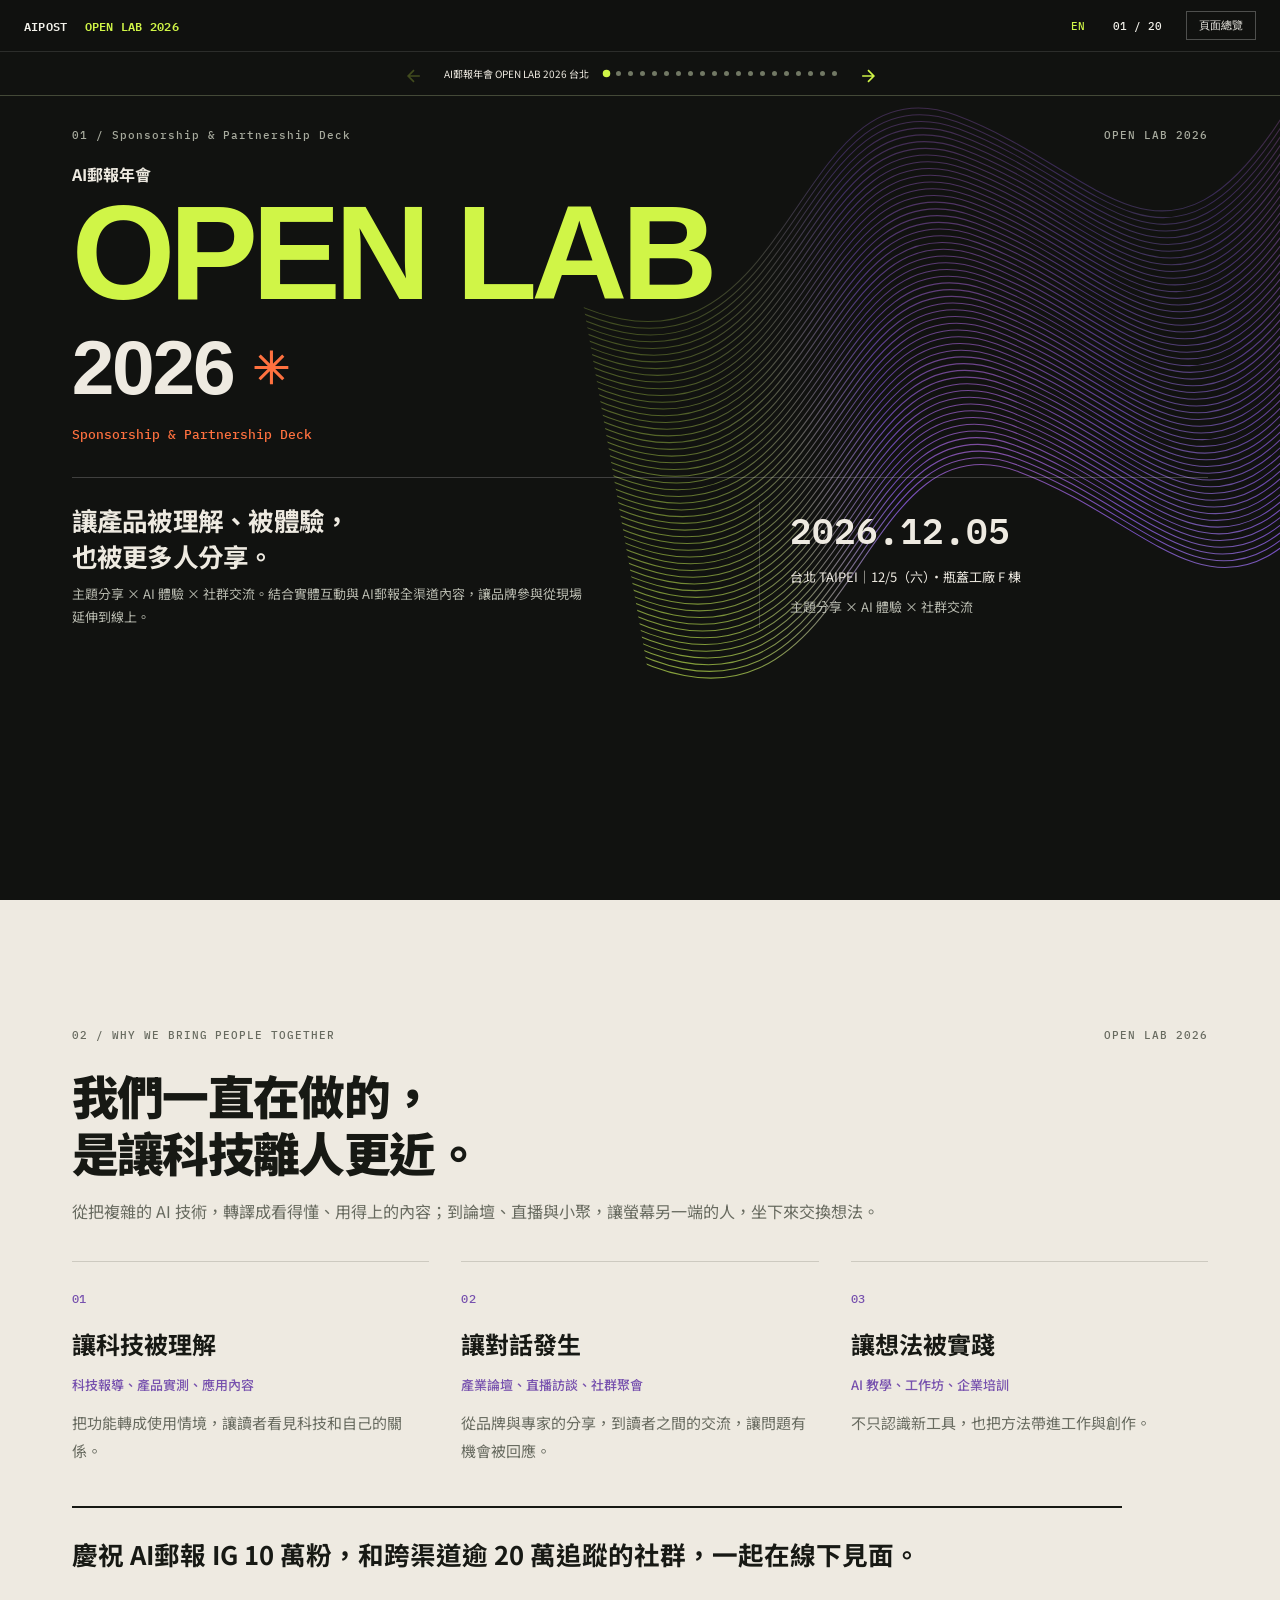
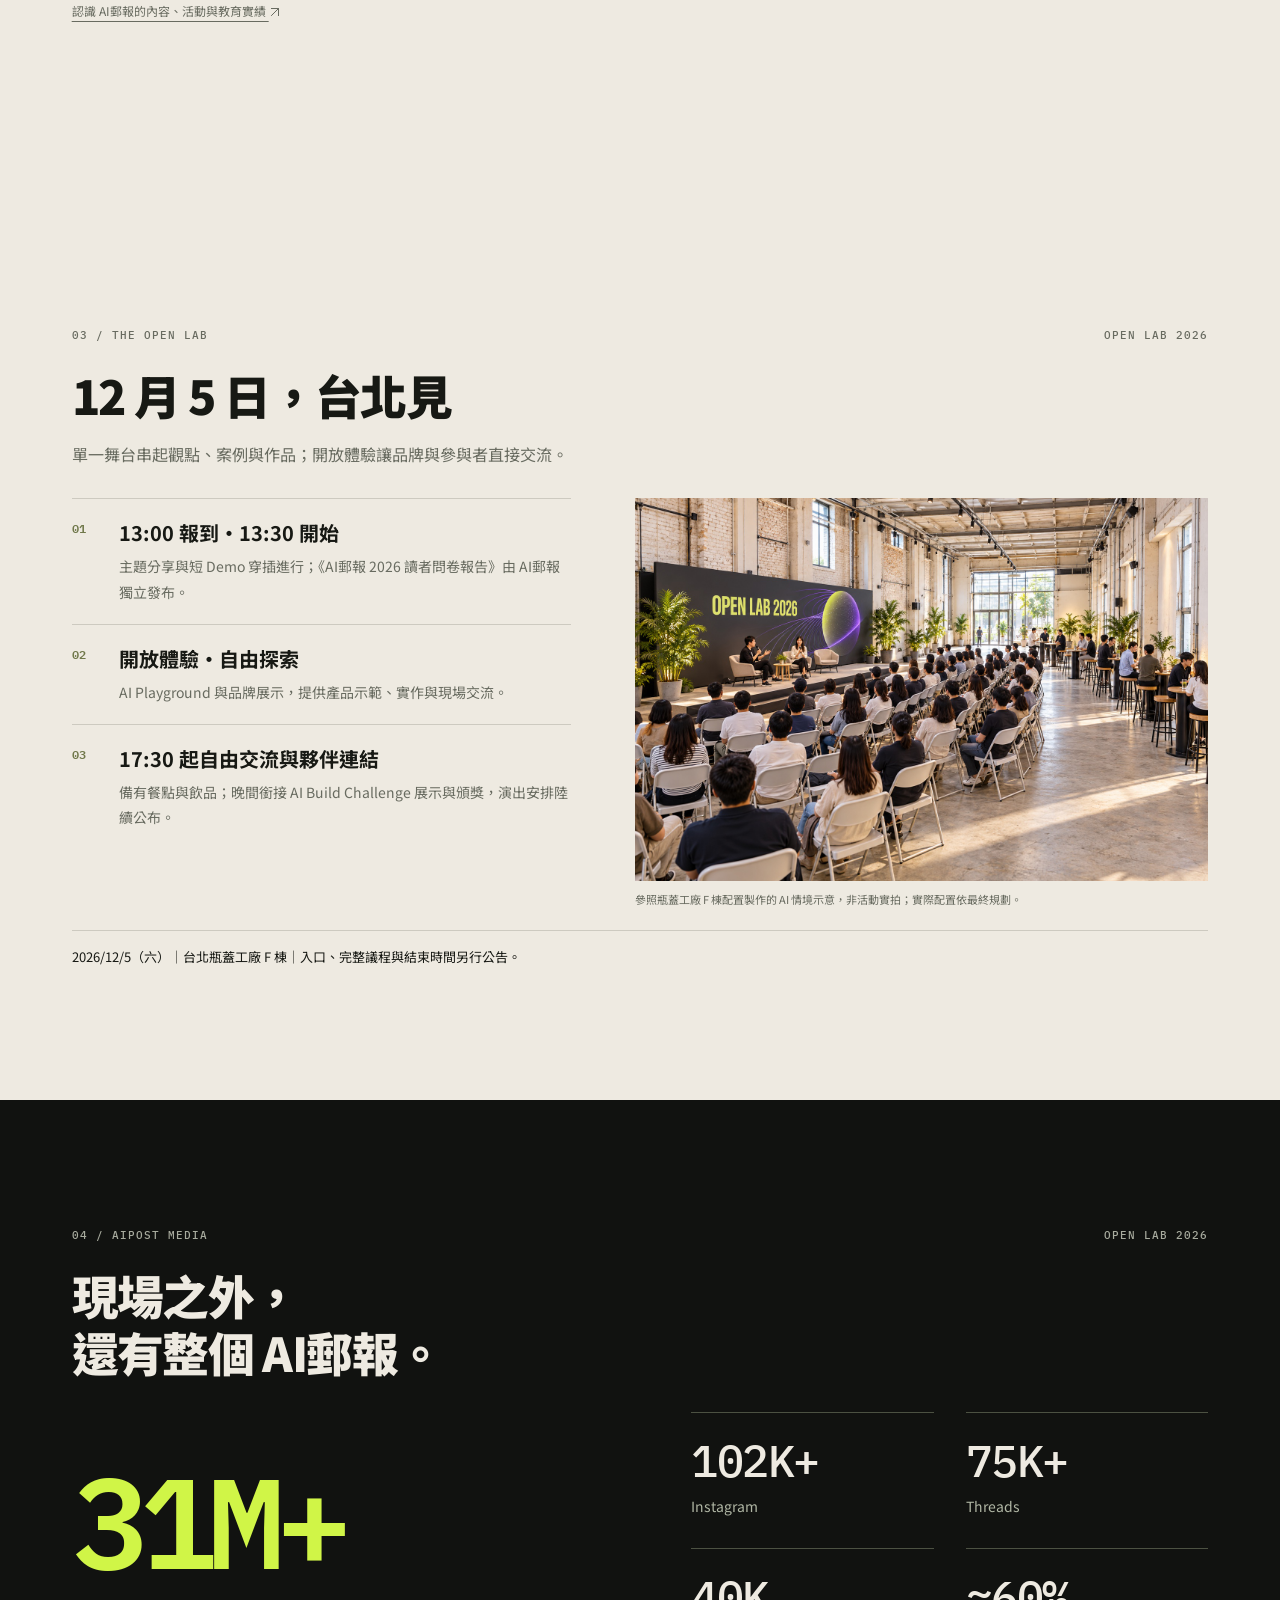
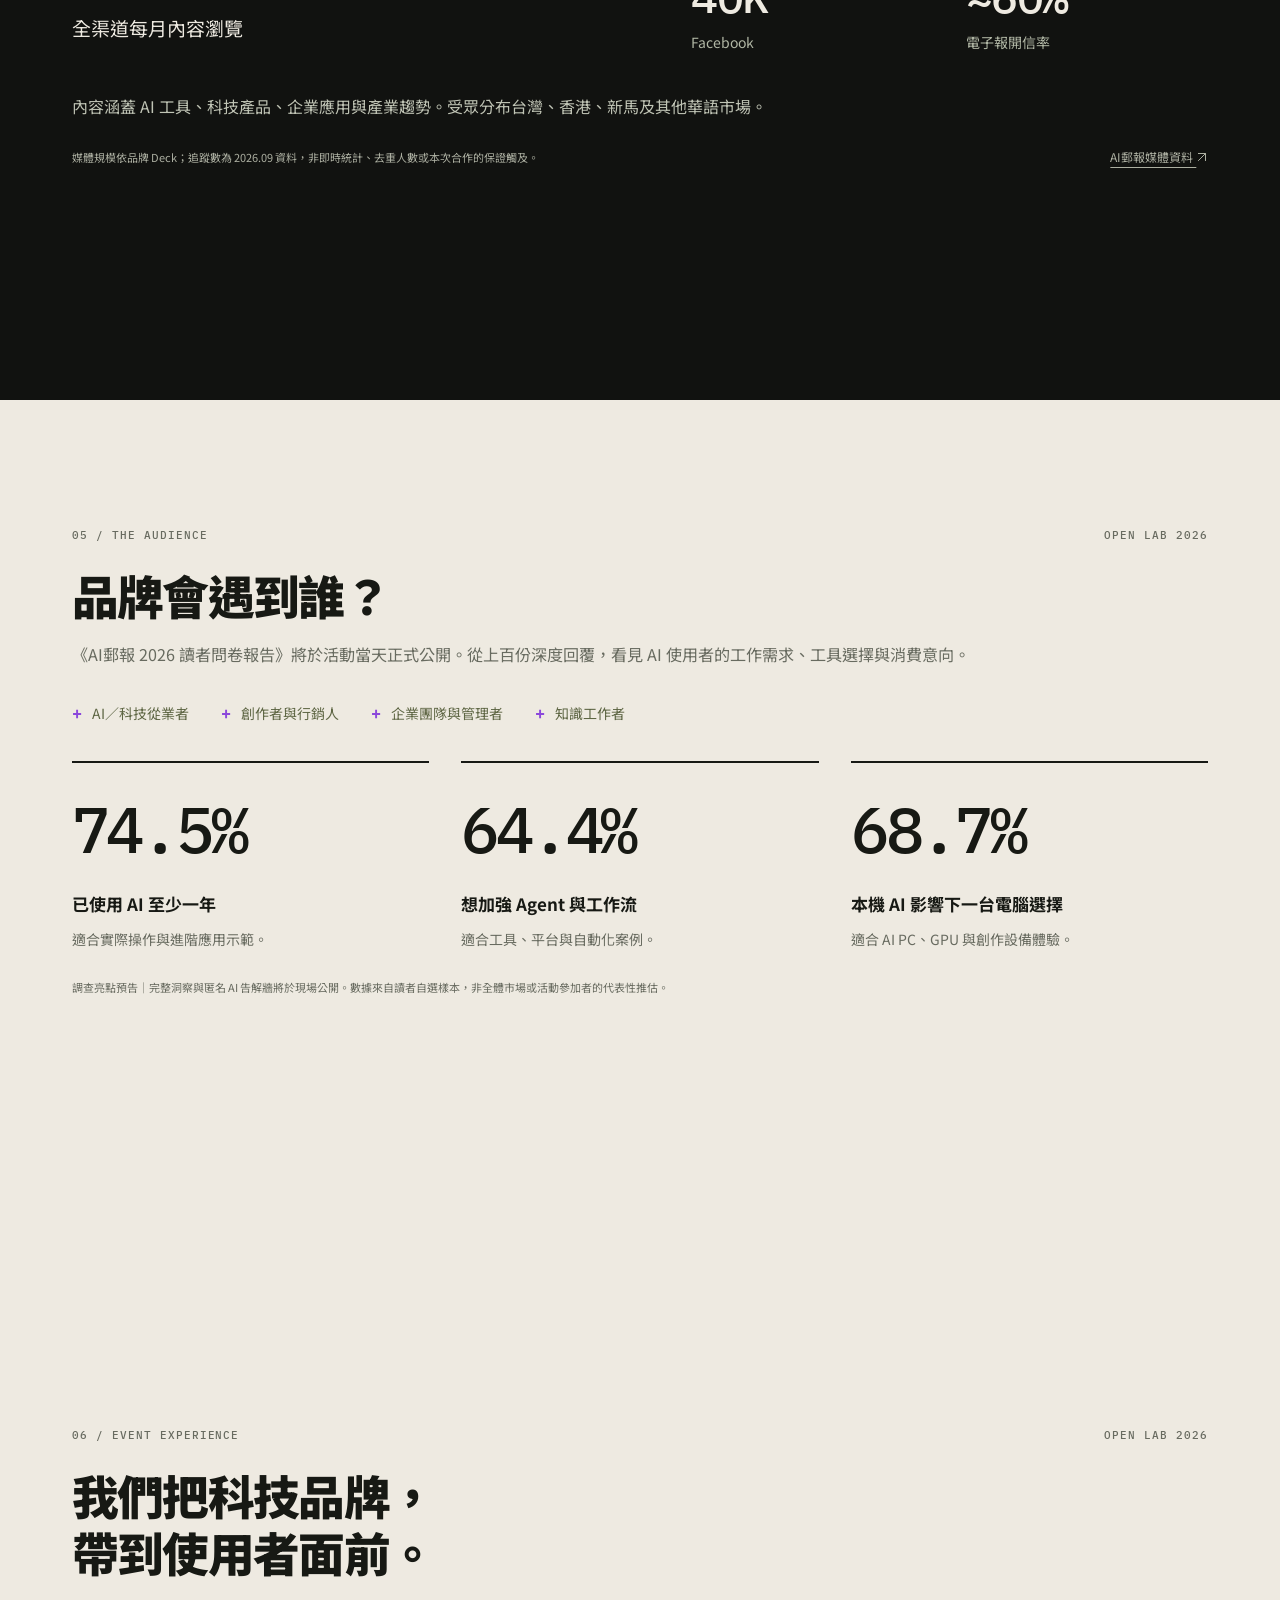
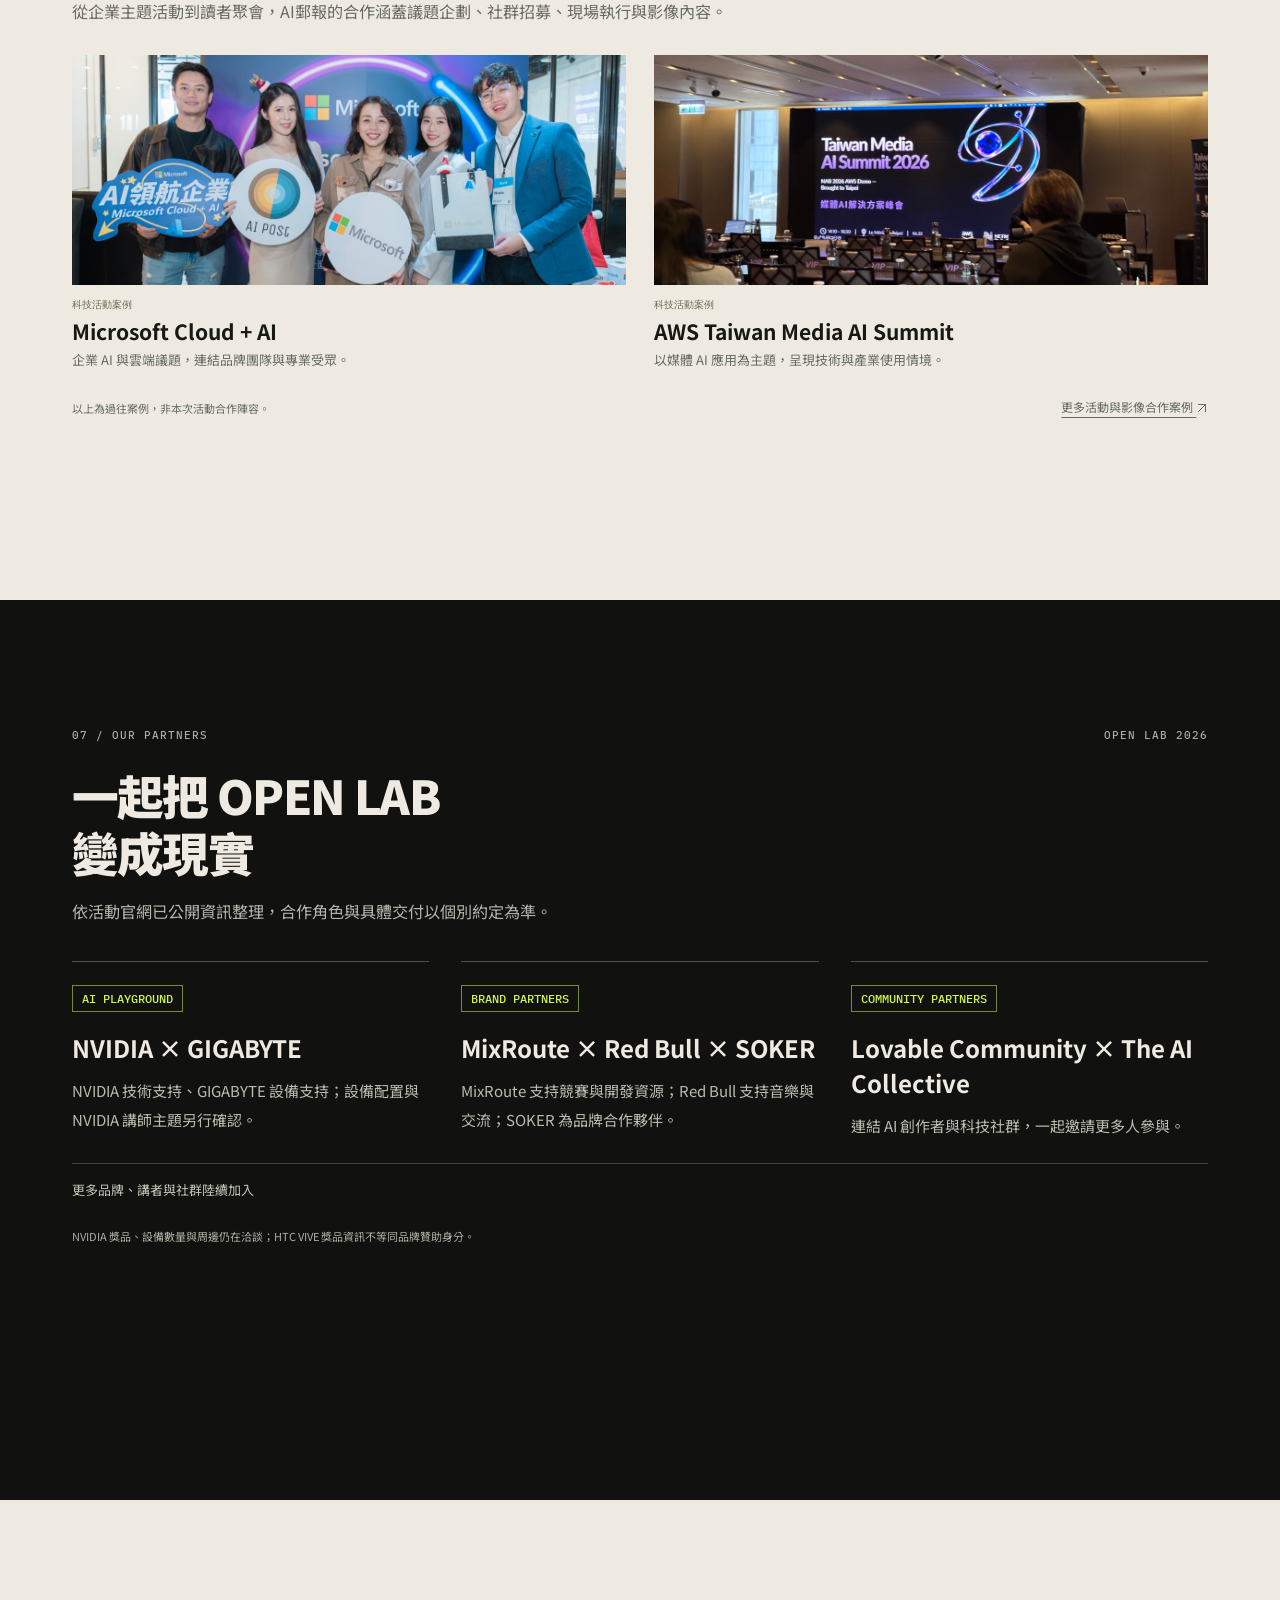
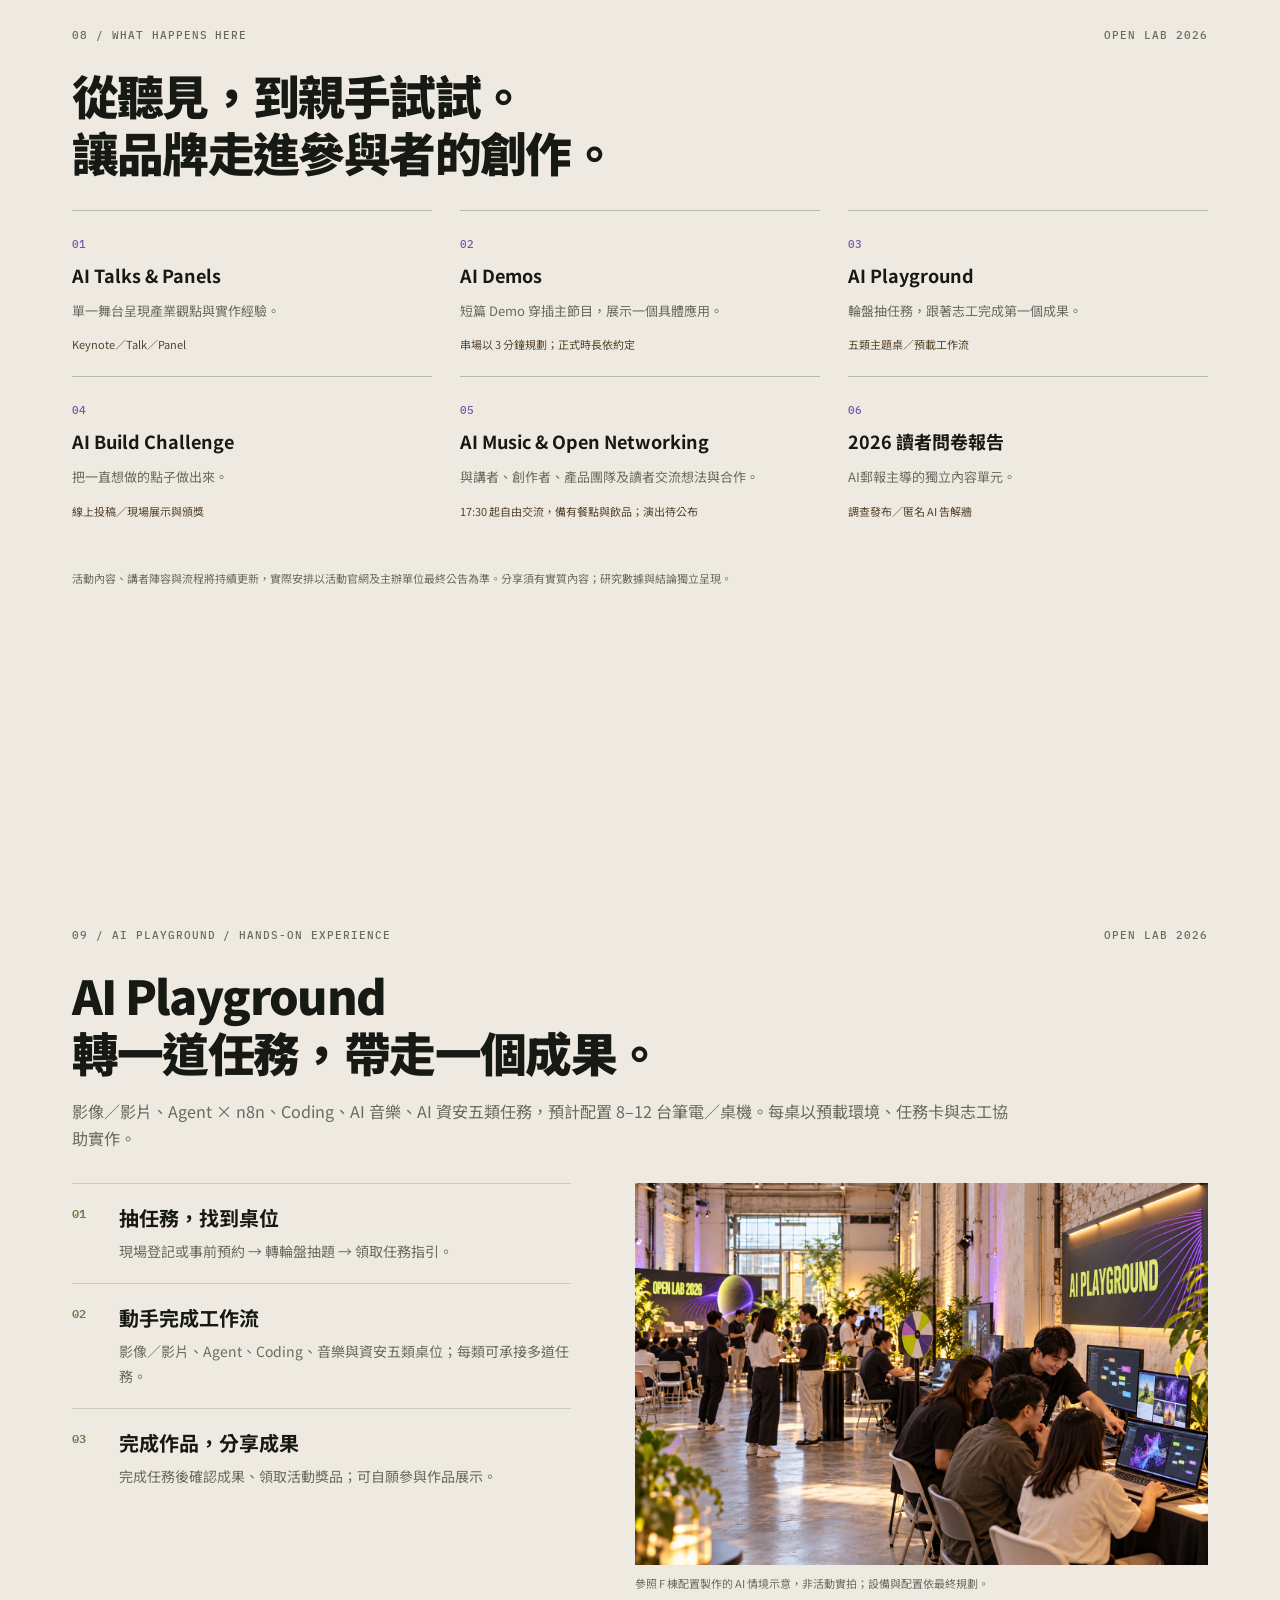
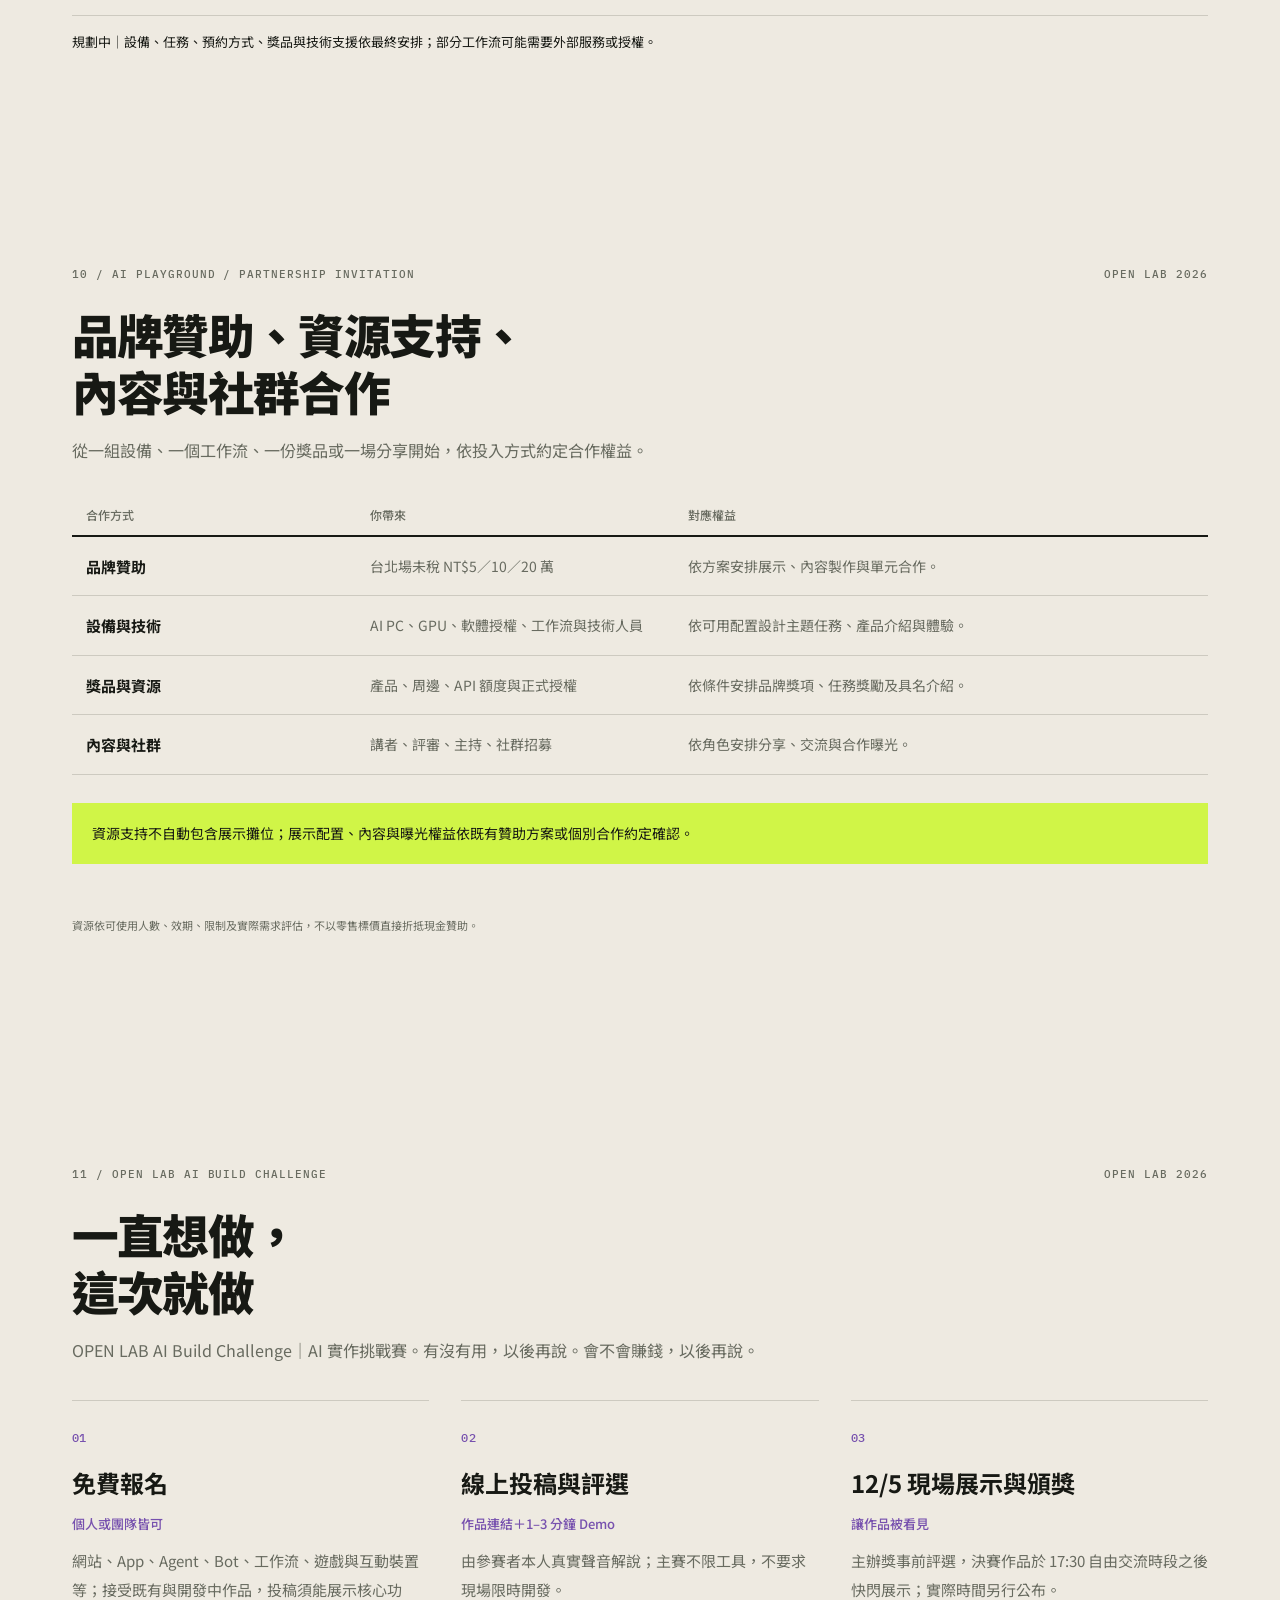
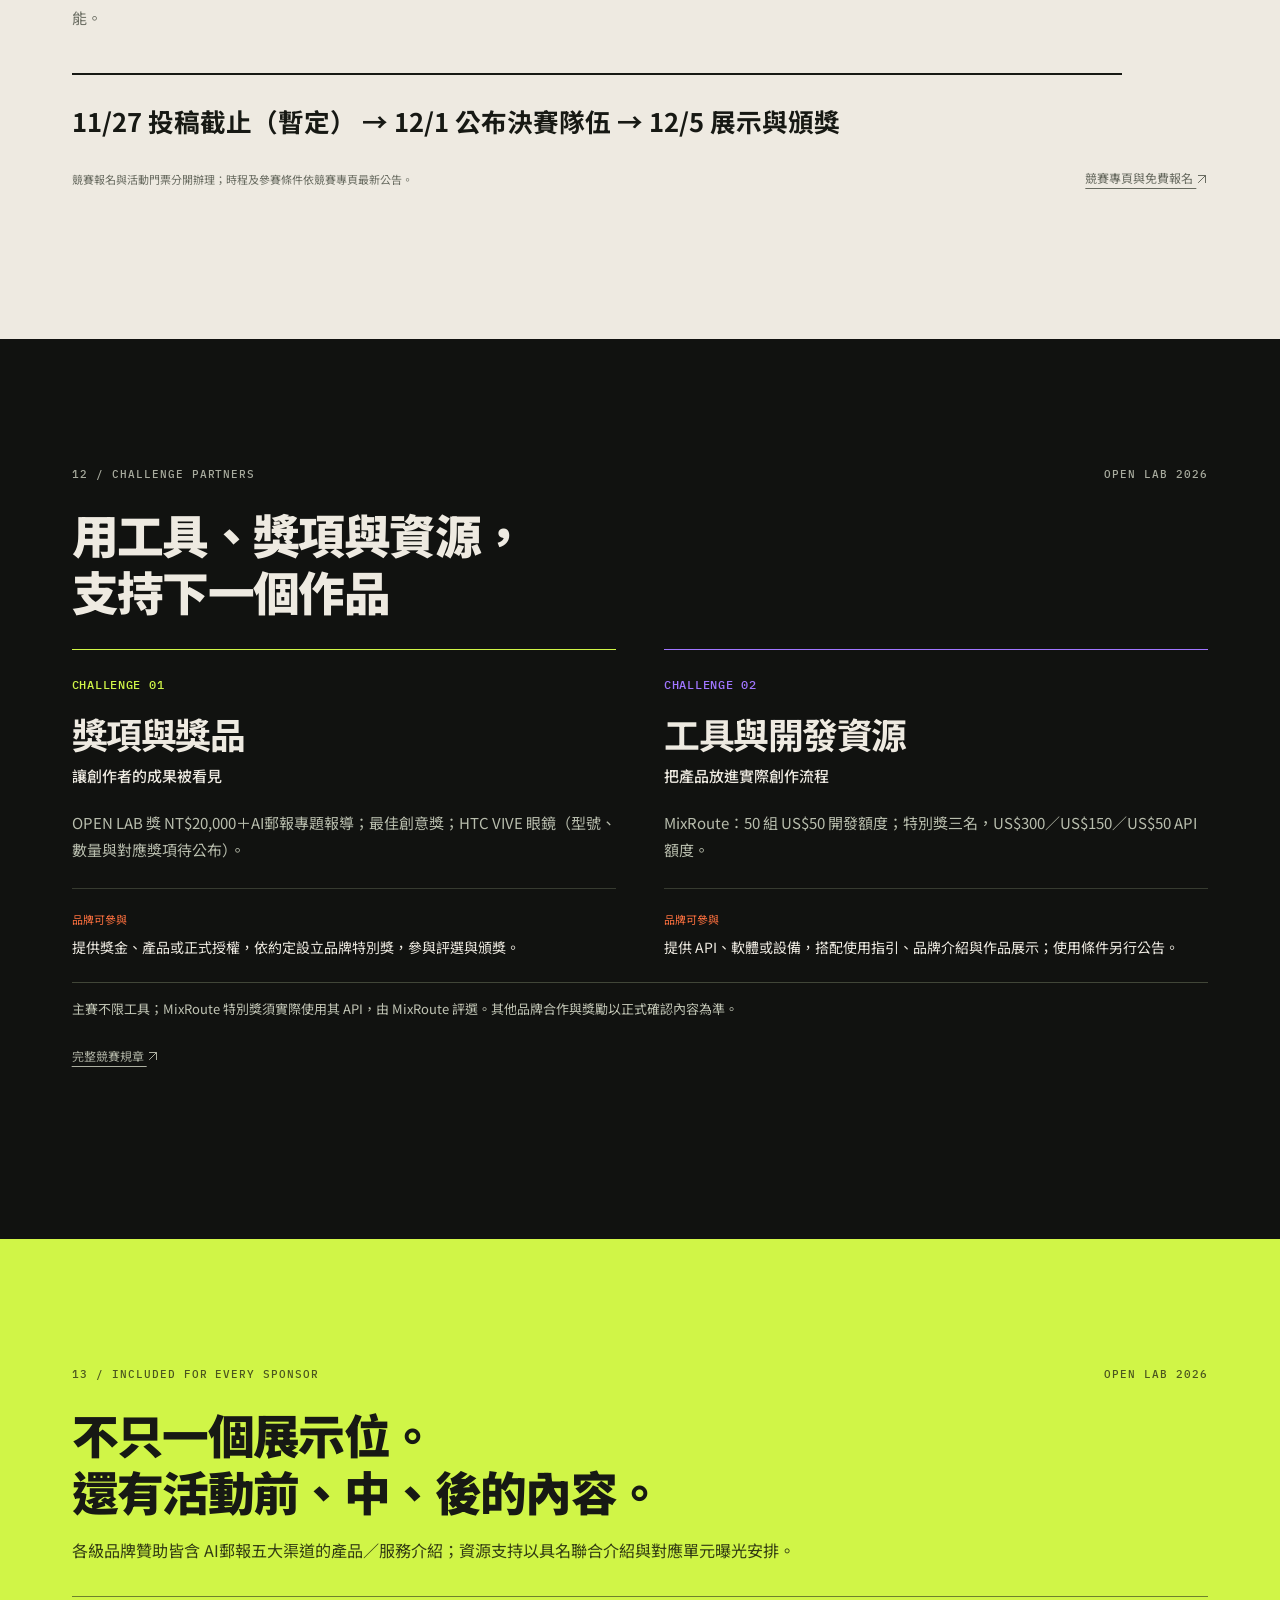
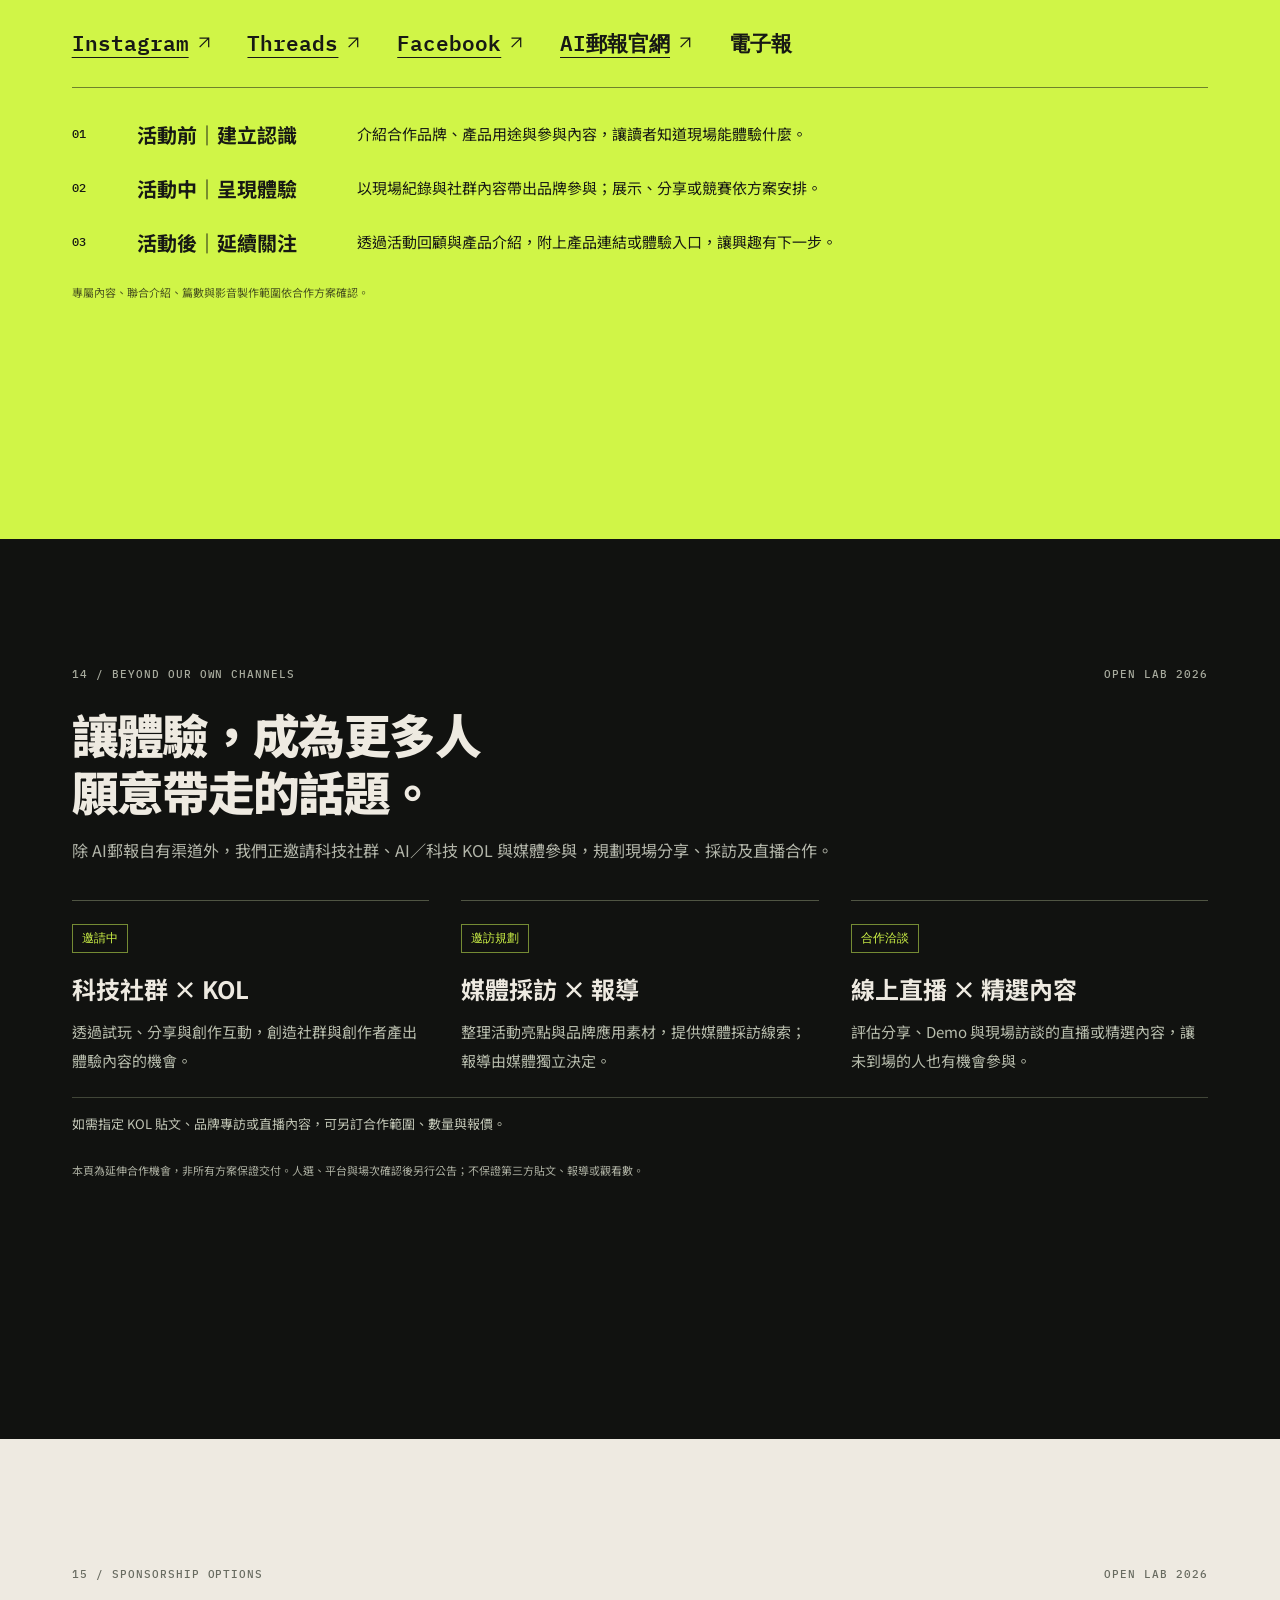
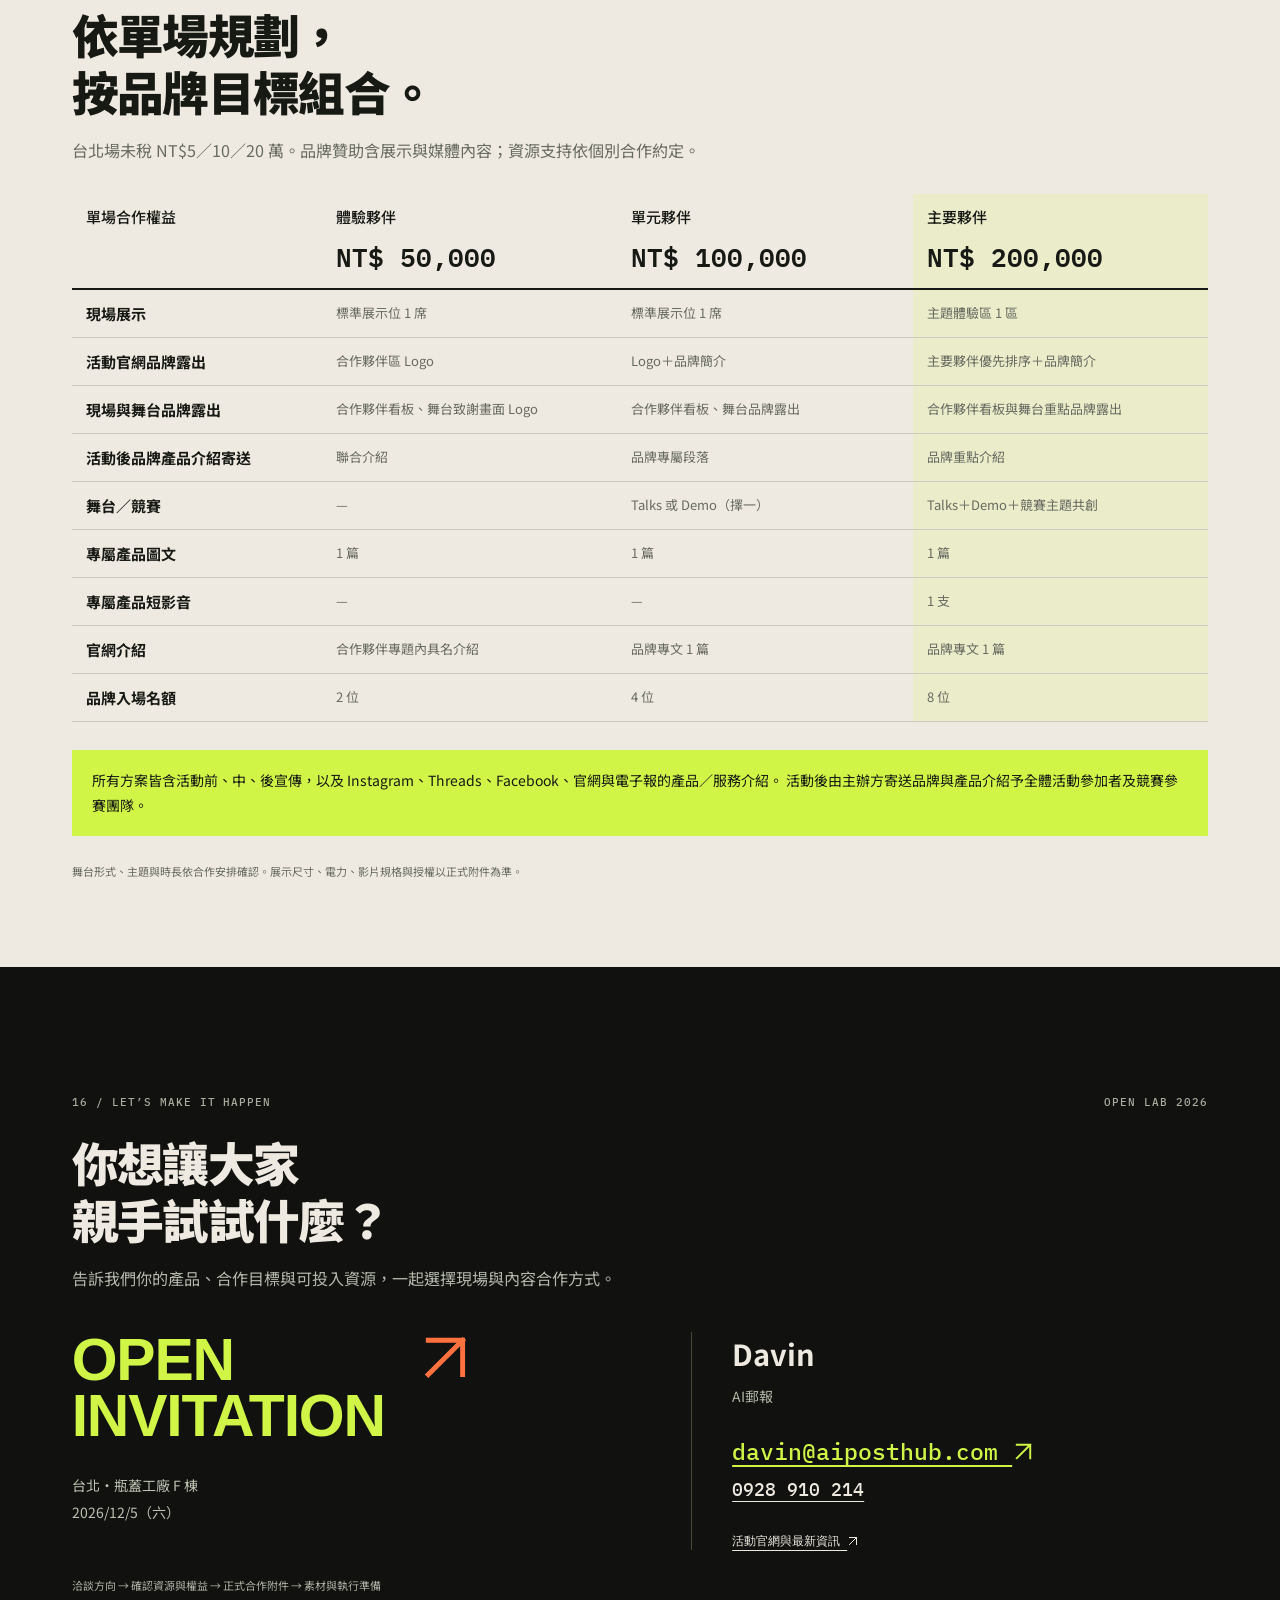
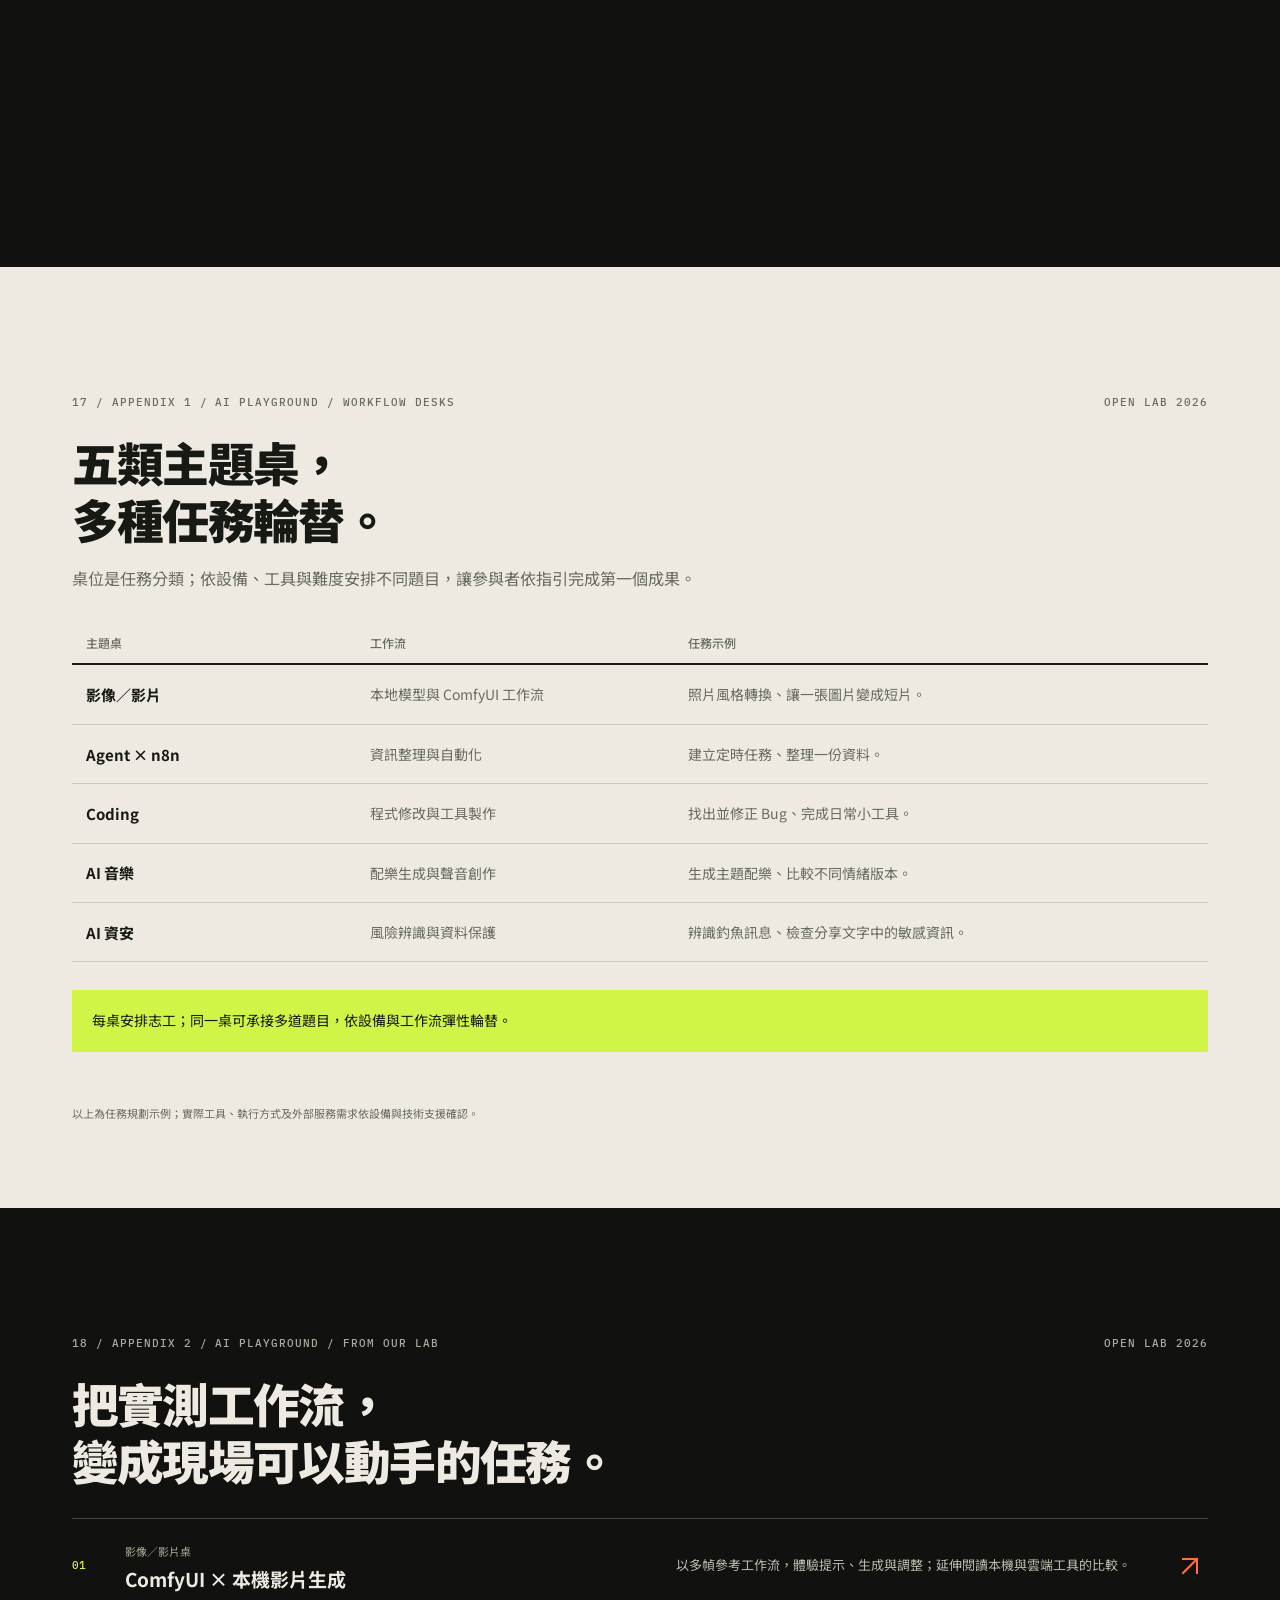
<file: index.html>
<!doctype html>
<html lang="zh-Hant">
<head>
  <meta charset="utf-8">
  <meta name="viewport" content="width=device-width, initial-scale=1">
  <meta name="description" content="AI郵報年會 OPEN LAB 2026 台北：主題分享、AI 體驗與社群交流。台北場 12/5 瓶蓋工廠 F 棟；結合實體互動與全渠道內容的品牌合作邀請。">
  <title>AI郵報年會 OPEN LAB 2026 台北 — Sponsorship &amp; Partnership Deck</title>
  <link rel="preconnect" href="https://fonts.googleapis.com">
  <link rel="preconnect" href="https://fonts.gstatic.com" crossorigin>
  <link href="https://fonts.googleapis.com/css2?family=IBM+Plex+Mono:wght@400;600&family=Noto+Sans+TC:wght@400;500;700;900&display=swap" rel="stylesheet">
  <link rel="stylesheet" href="styles.css?v=20261029annual">
</head>
<body>
  <header class="topbar">
    <a class="brand" href="#cover">AIPOST <span>OPEN LAB 2026</span></a>
    <div class="topbar__right"><a id="languageSwitch" href="en/" lang="en" hreflang="en" aria-label="Read in English">EN</a><span id="counter">01 / 20</span><button id="overviewBtn" type="button" aria-haspopup="dialog">頁面總覽</button></div>
  </header>

  <main id="deck"></main>
  <noscript>請開啟 JavaScript 以閱讀合作簡報。合作洽詢：davin@aiposthub.com</noscript>

  <nav class="deck-nav" aria-label="簡報導覽">
    <button id="prevBtn" type="button" aria-label="上一頁"><svg class="icon" viewBox="0 0 24 24" fill="none" stroke="currentColor" stroke-width="2" aria-hidden="true" focusable="false"><path d="M19 12H5m7-7-7 7 7 7"/></svg></button>
    <span id="pageTitle" class="nav-title"></span>
    <div id="dots" class="deck-nav__dots"></div>
    <button id="nextBtn" type="button" aria-label="下一頁"><svg class="icon" viewBox="0 0 24 24" fill="none" stroke="currentColor" stroke-width="2" aria-hidden="true" focusable="false"><path d="M5 12h14m-7-7 7 7-7 7"/></svg></button>
  </nav>

  <dialog id="overview" class="overview" aria-labelledby="overviewTitle">
    <div class="overview__head"><strong id="overviewTitle">頁面總覽</strong><button id="closeOverview" type="button">關閉 ×</button></div>
    <div id="overviewGrid" class="overview__grid"></div>
  </dialog>

  <script src="content.js?v=20261029annual"></script>
  <script src="app.js?v=20261029annual"></script>
</body>
</html>
</file>
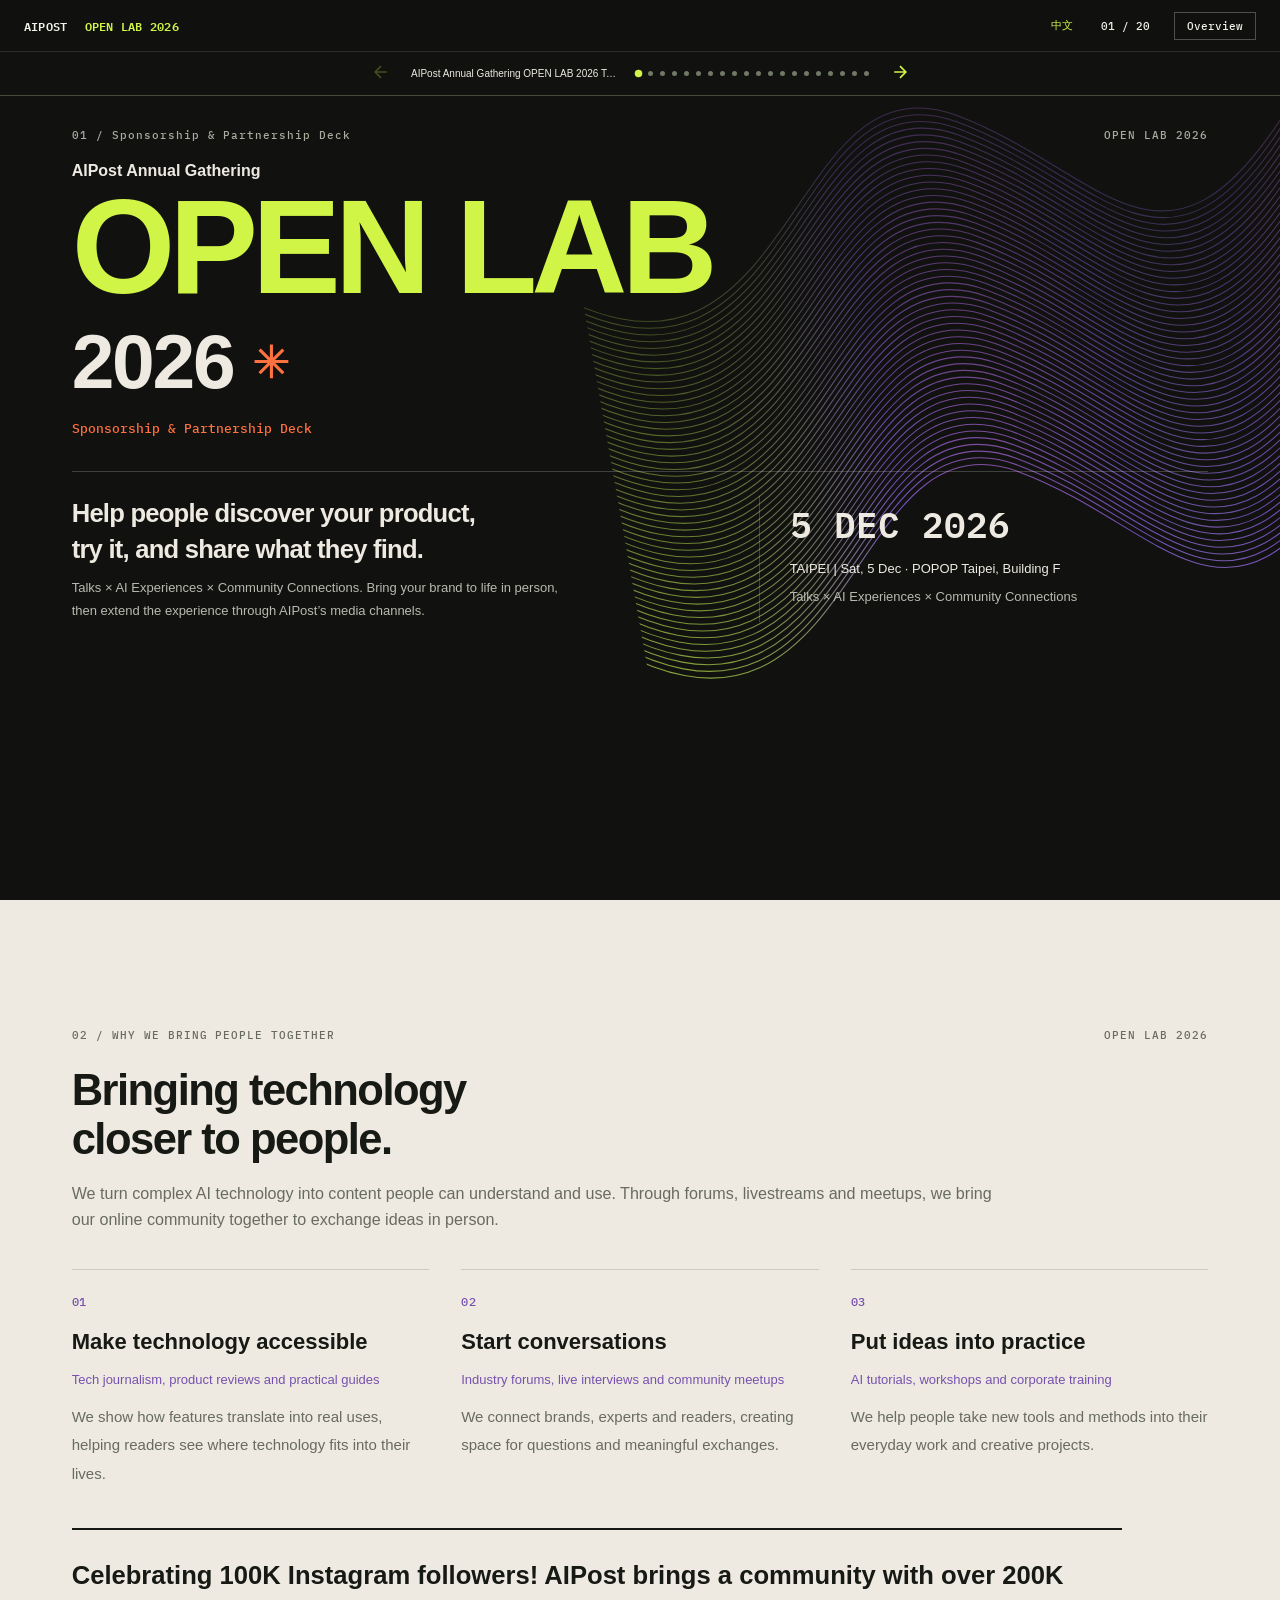
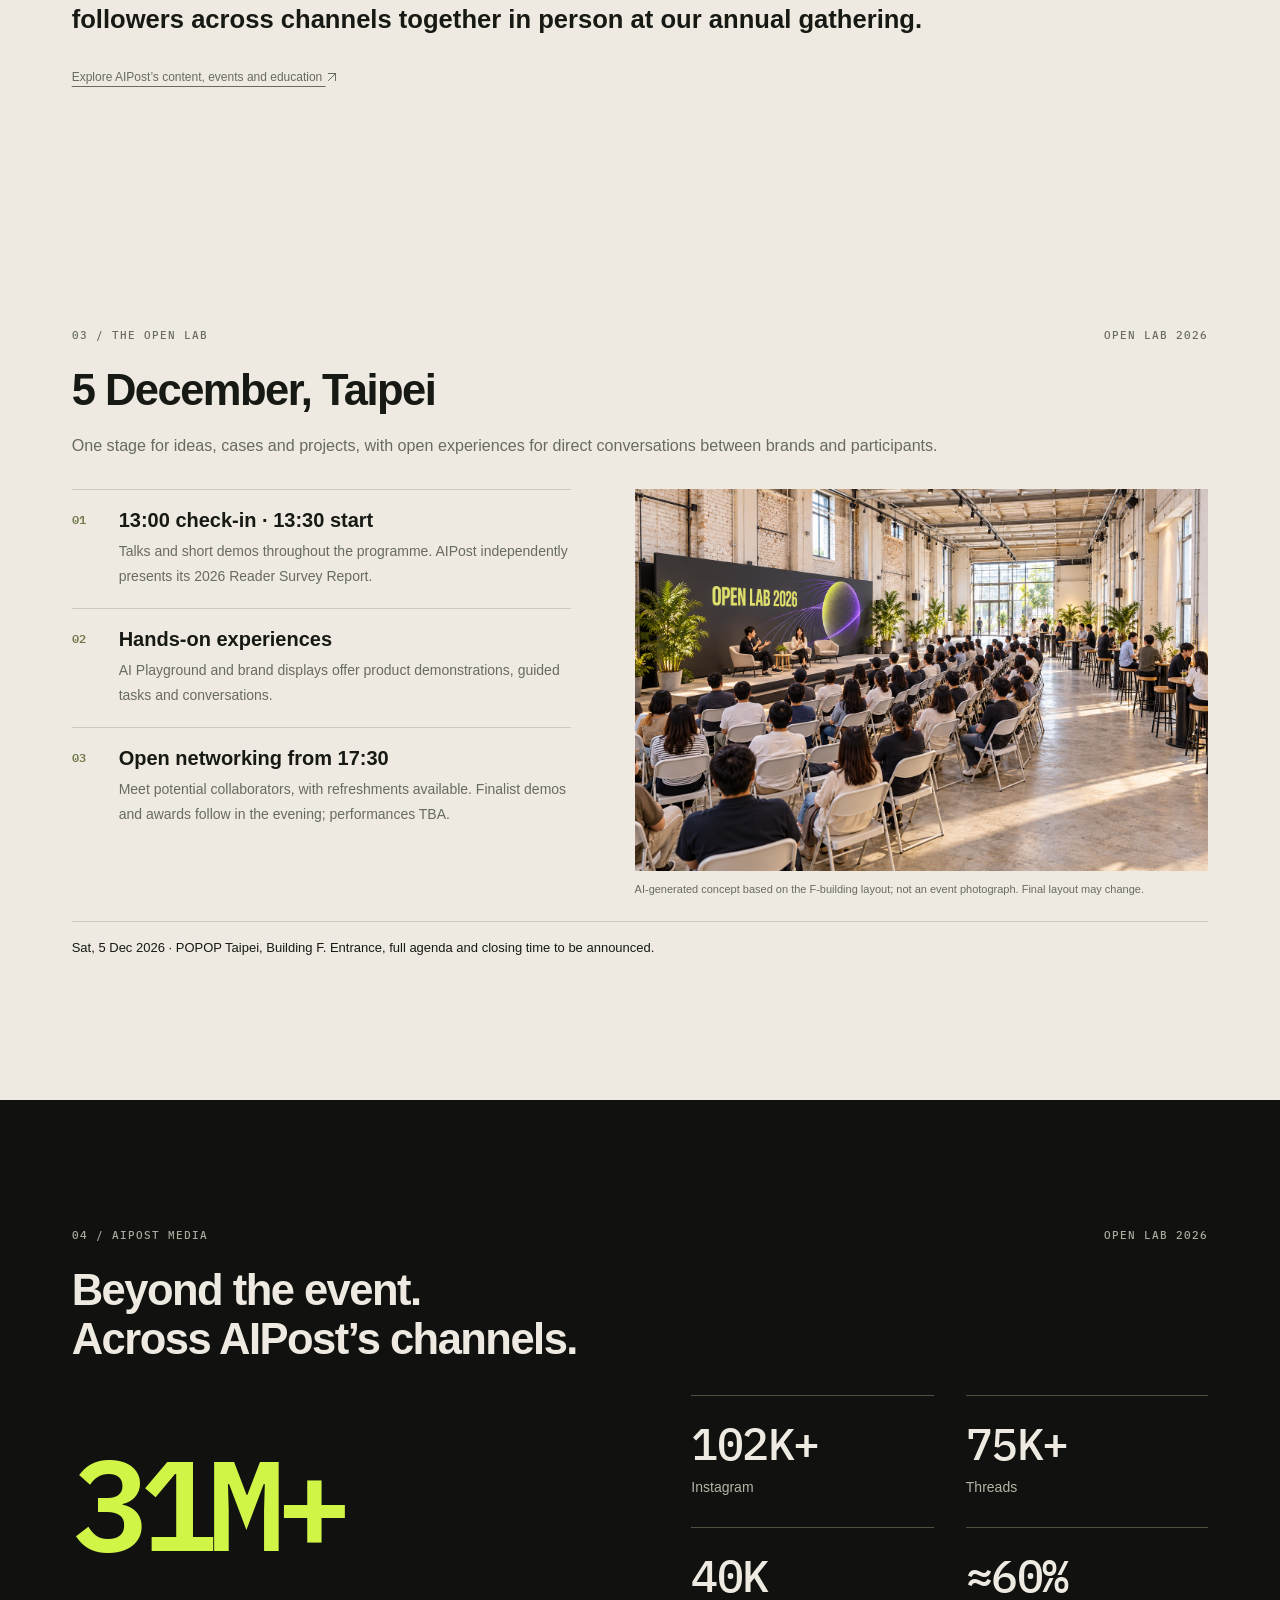
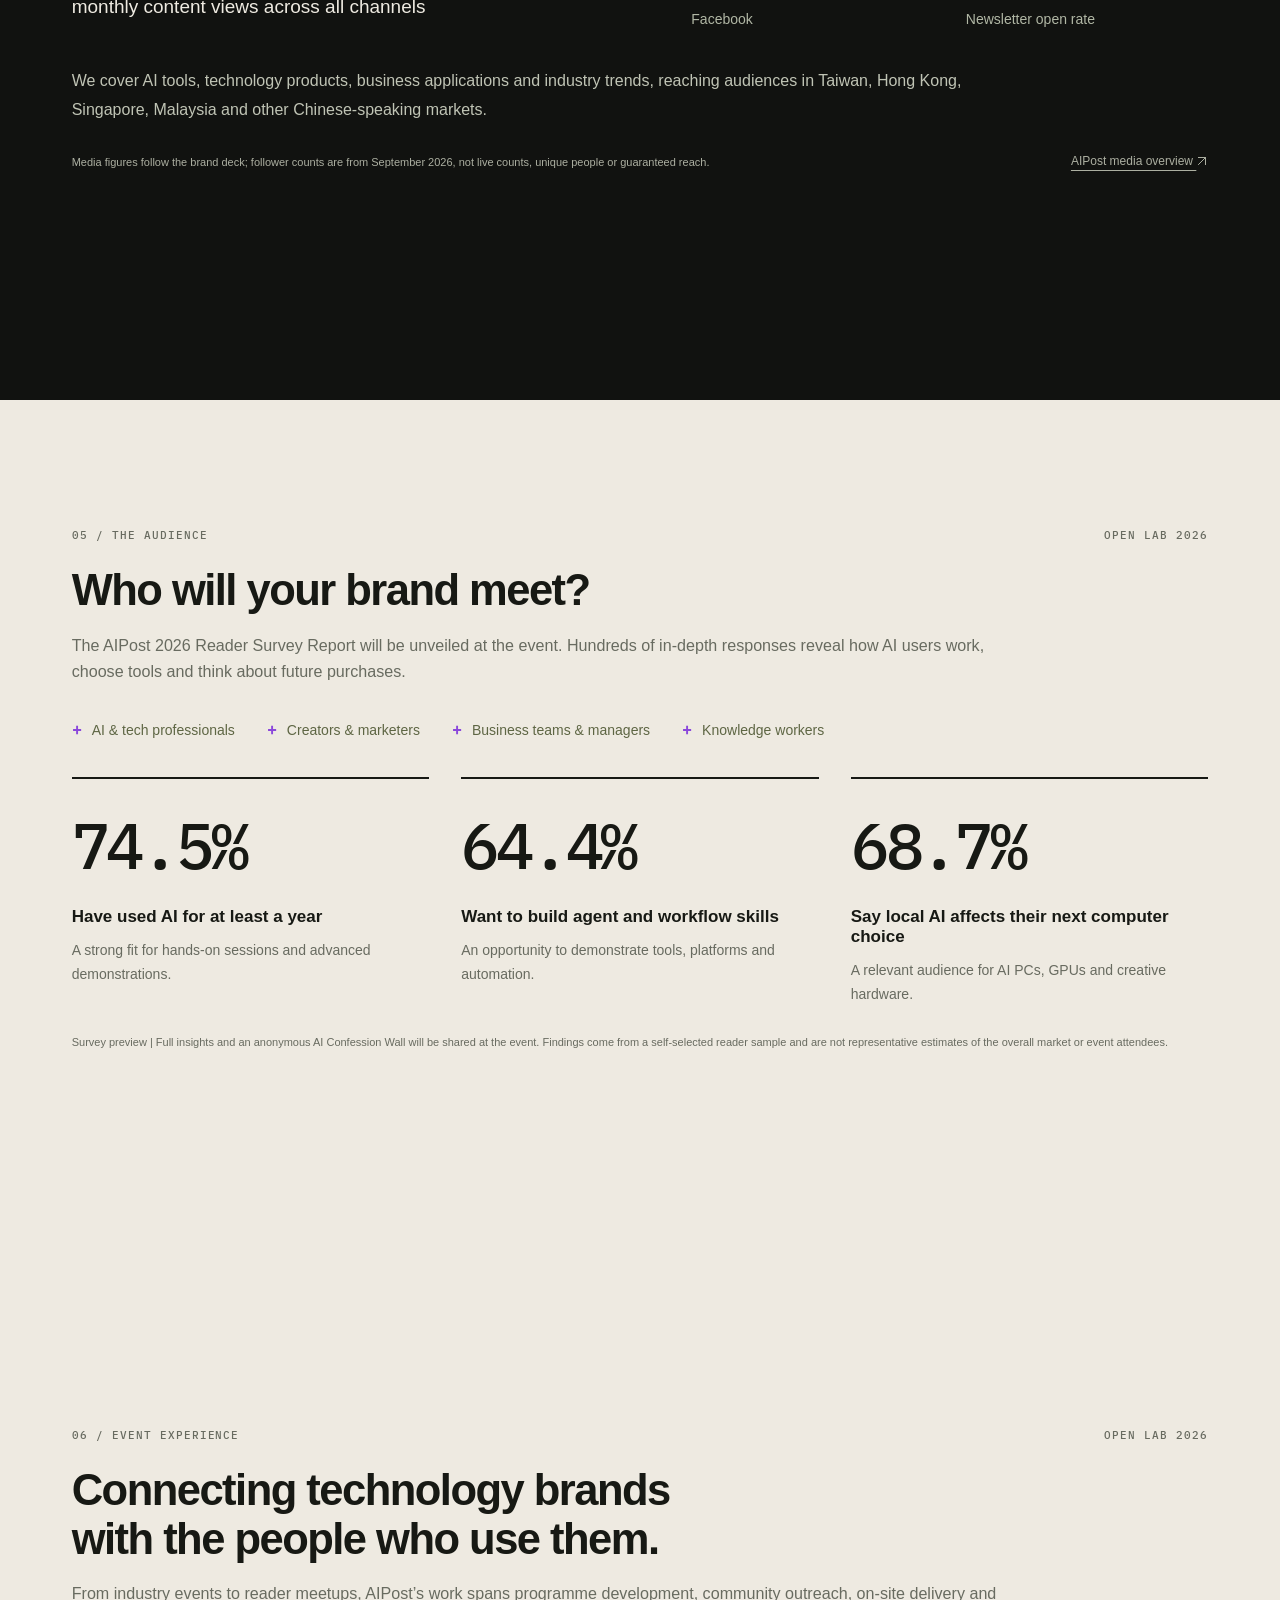
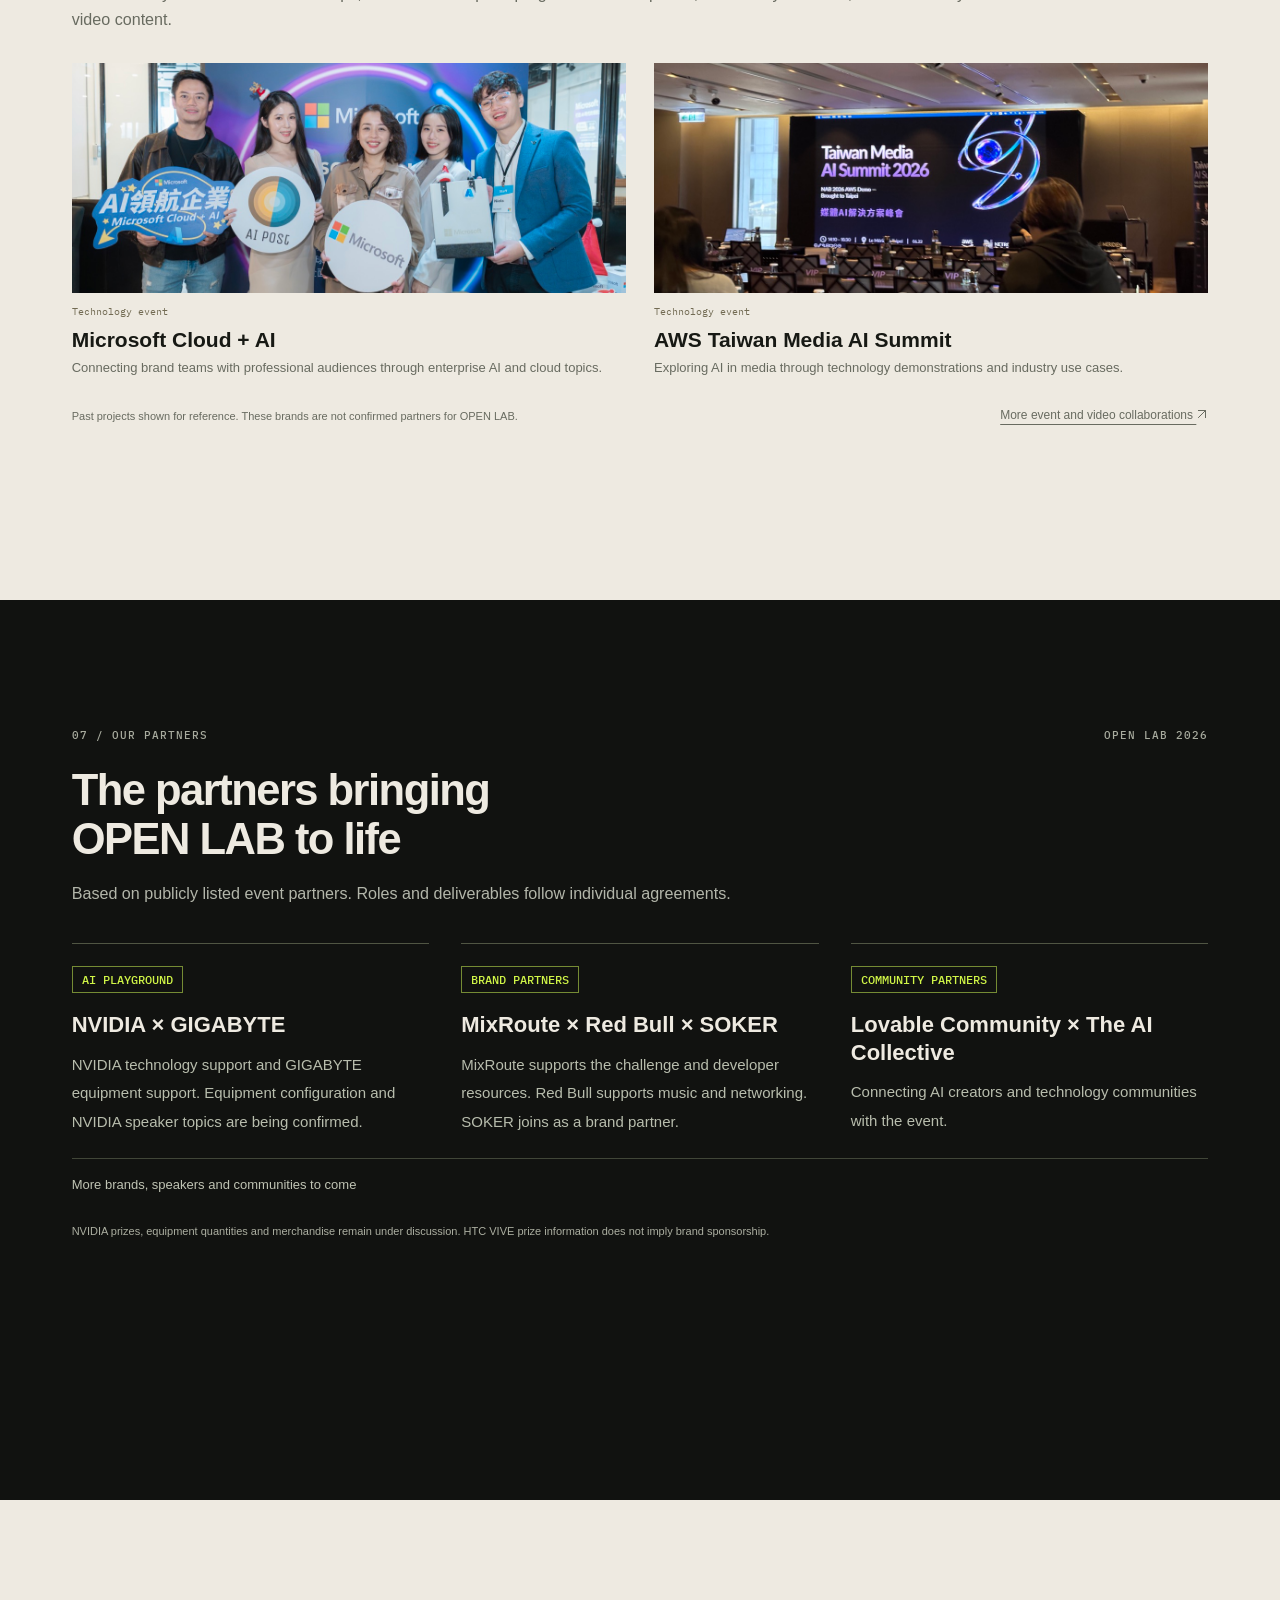
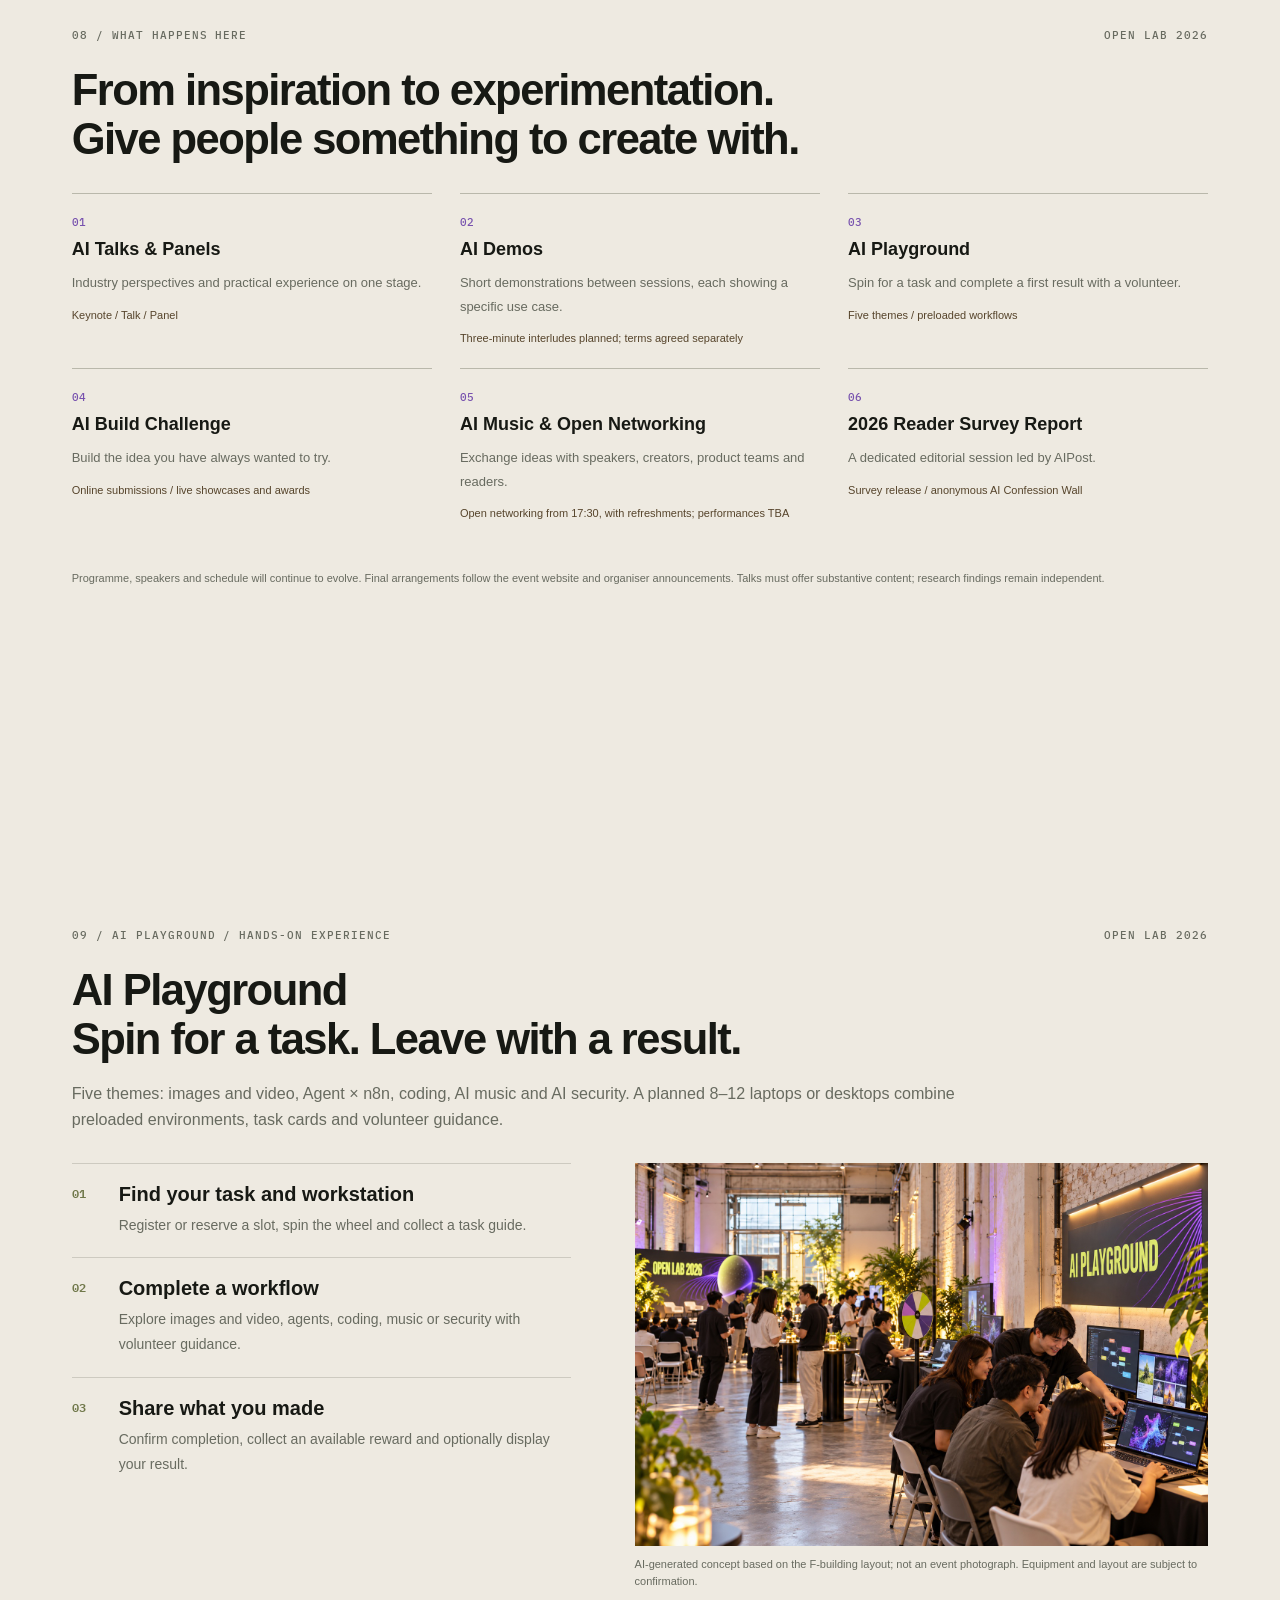
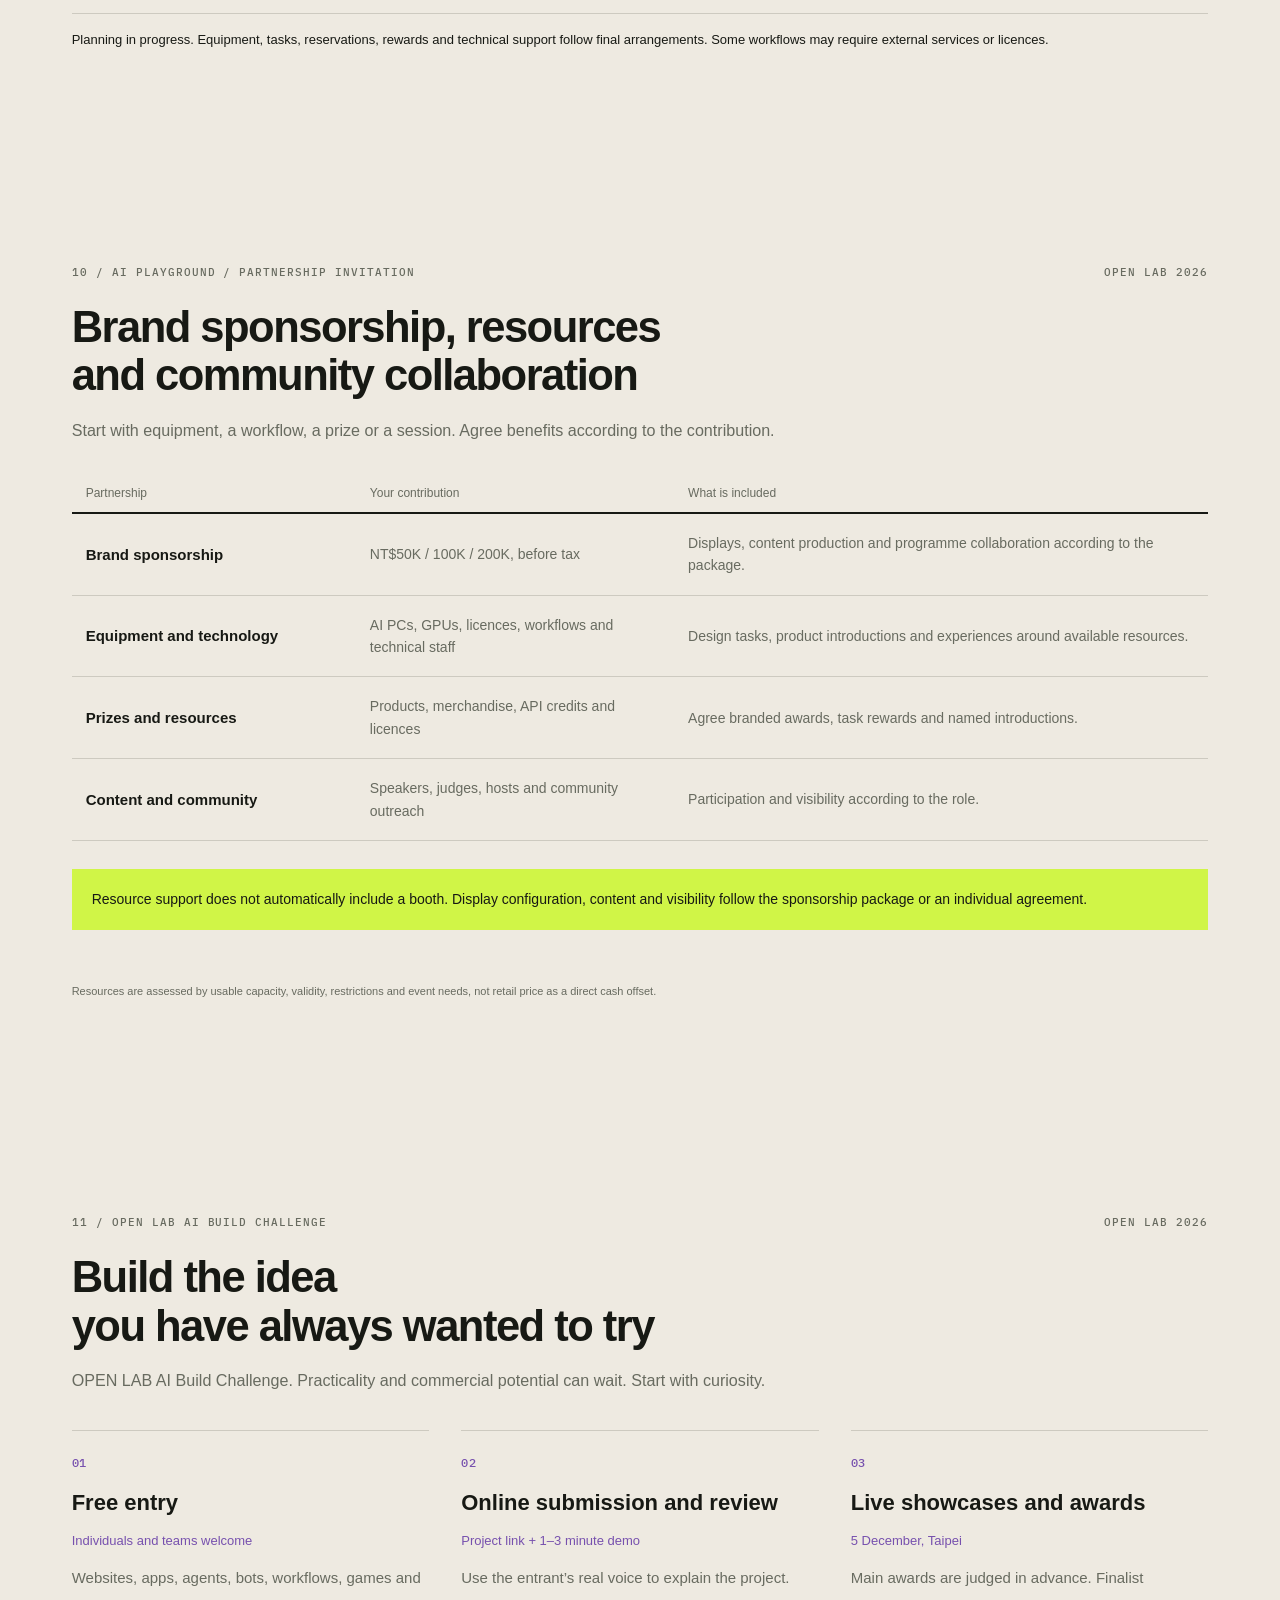
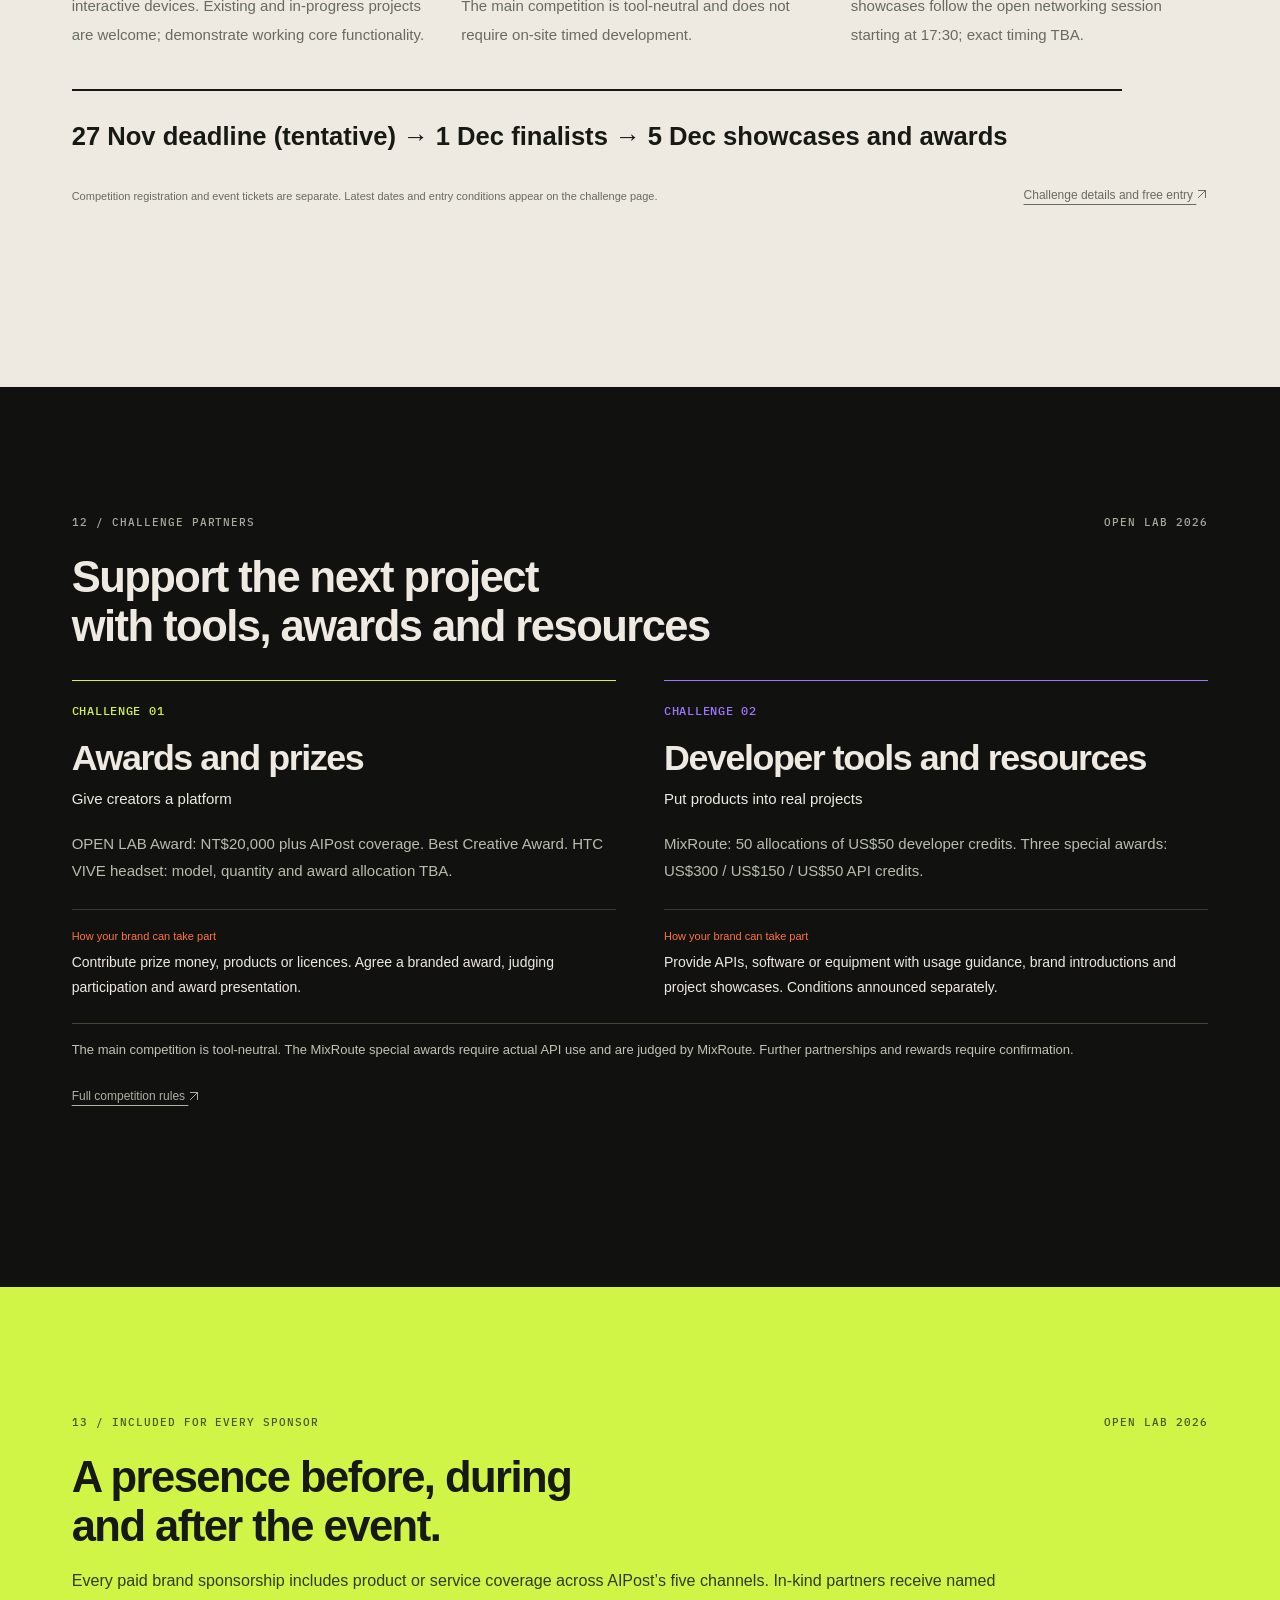
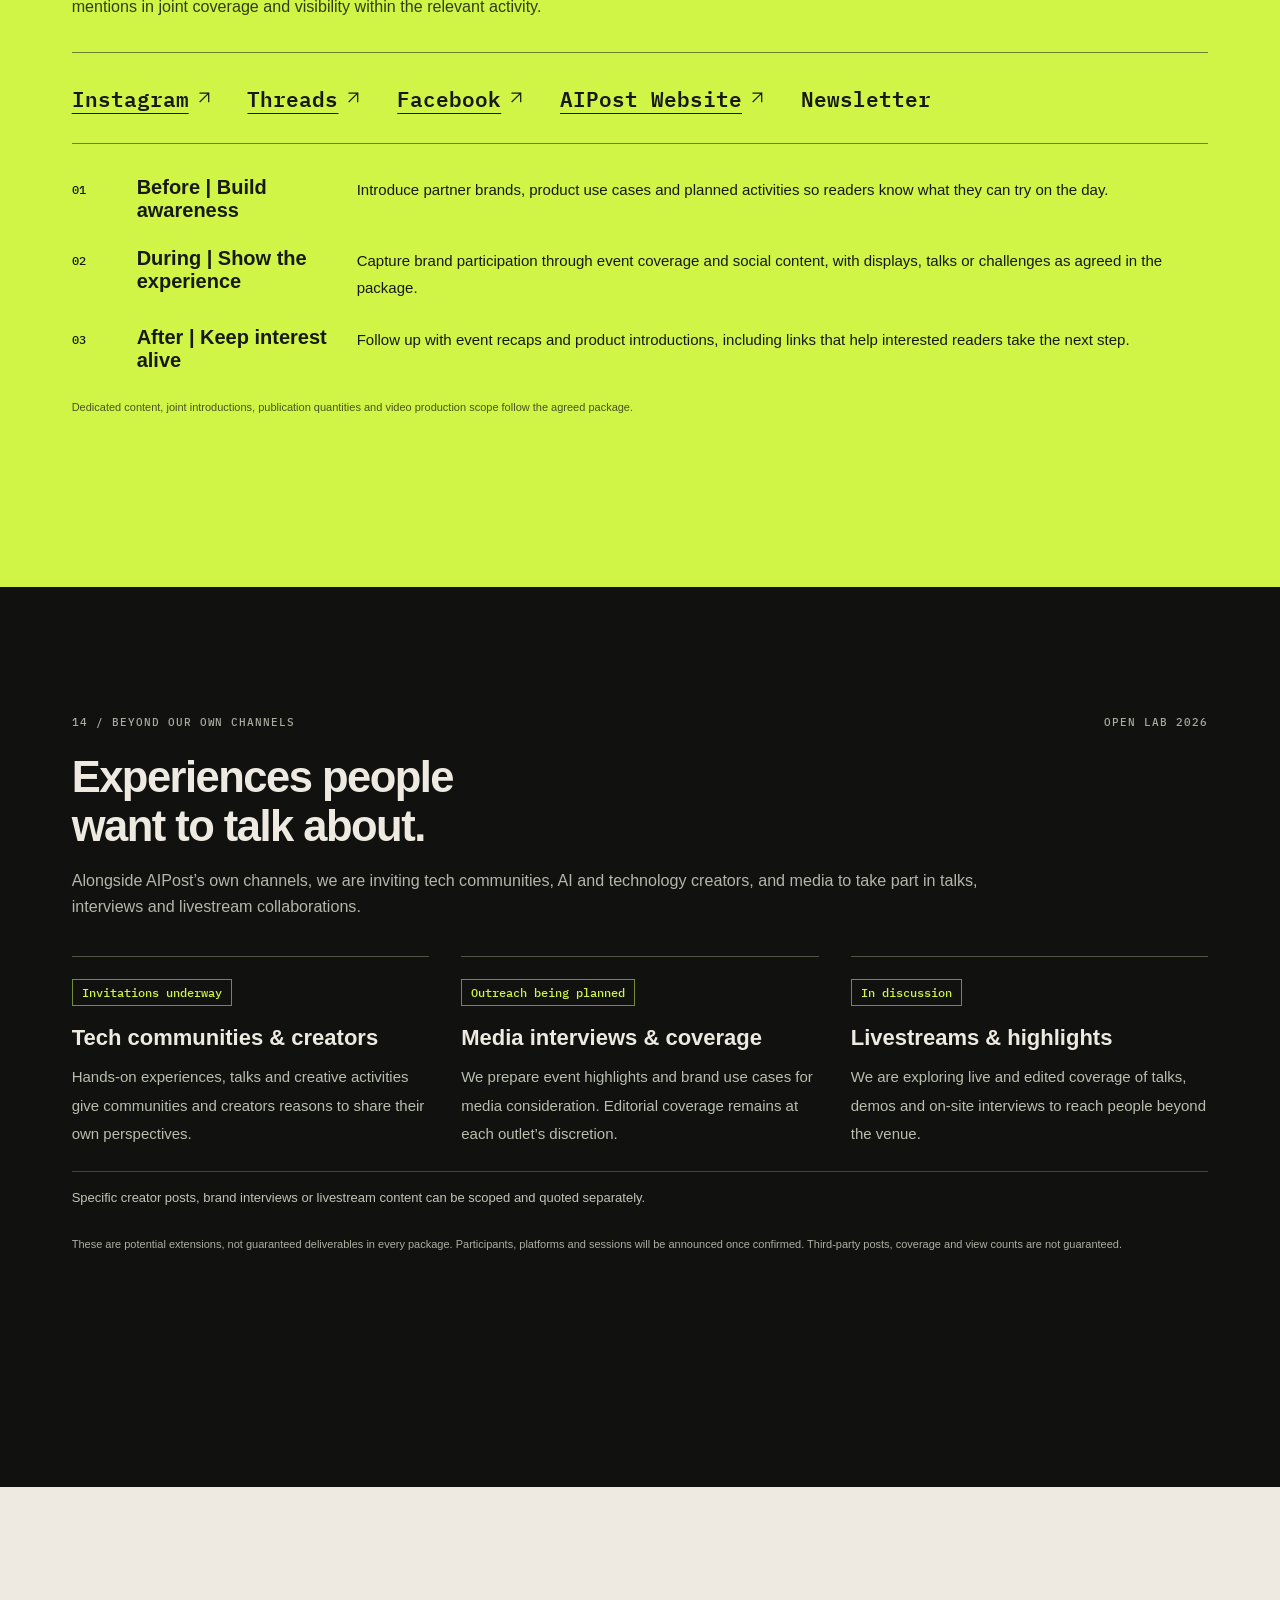
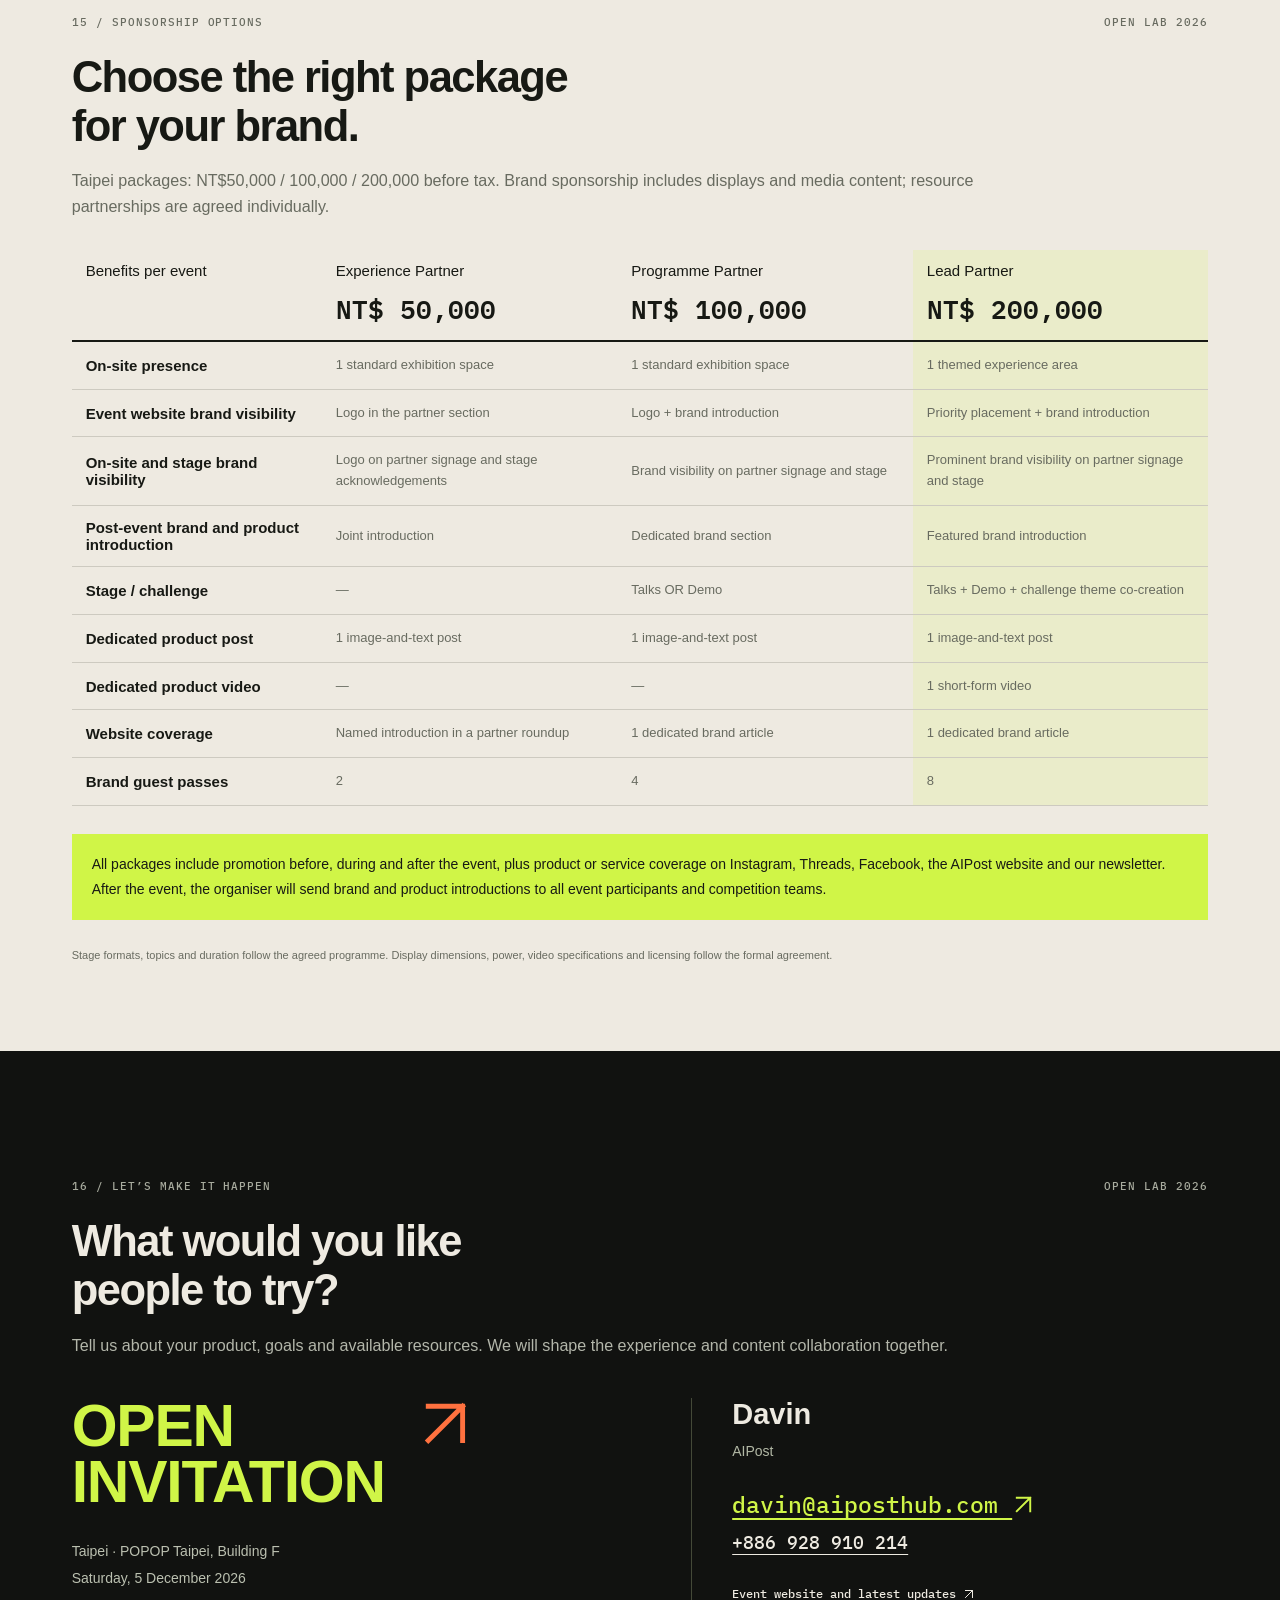
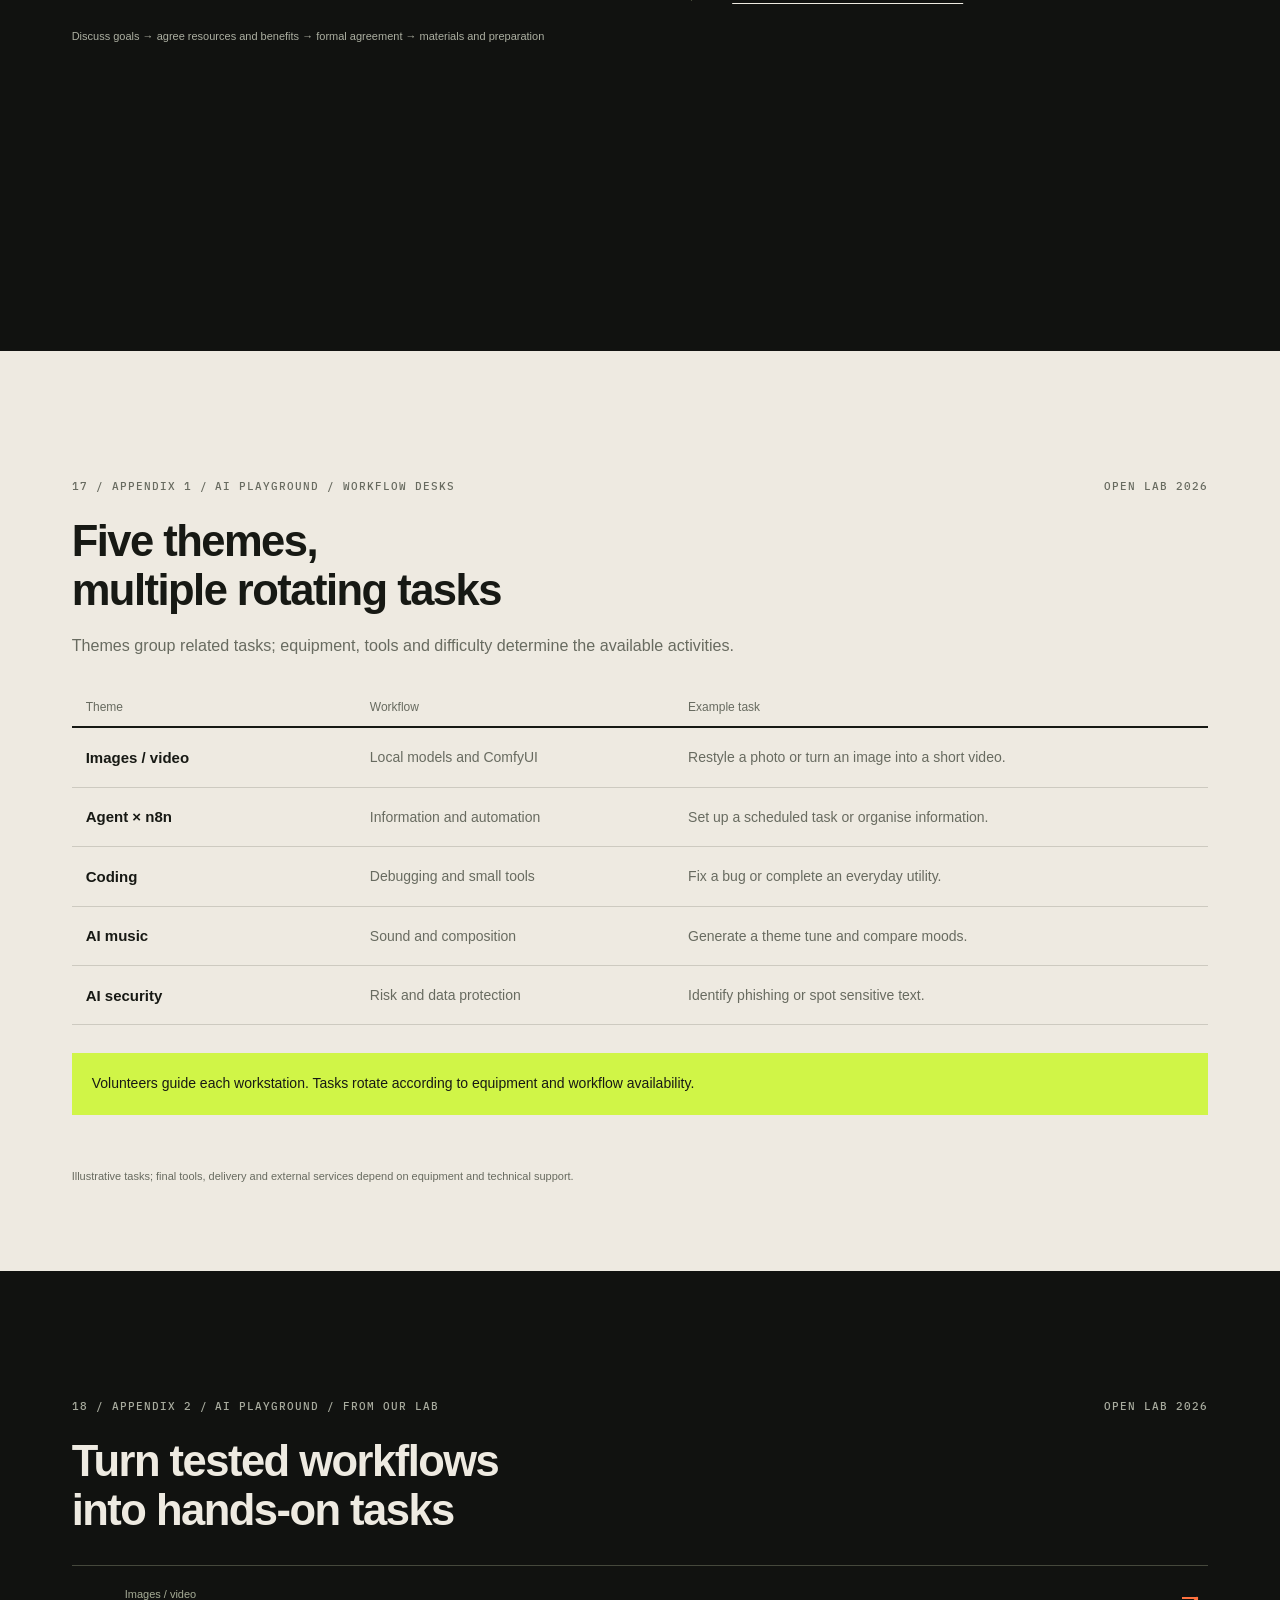
<file: en/index.html>
<!doctype html>
<html lang="en">
<head>
  <meta charset="utf-8">
  <meta name="viewport" content="width=device-width, initial-scale=1">
  <meta name="description" content="AIPost Annual Gathering OPEN LAB 2026: 5 December at POPOP Taipei, Building F. AI experiences, talks, the AI Build Challenge and brand partnerships.">
  <title>AIPost Annual Gathering OPEN LAB 2026 — Sponsorship &amp; Partnership Deck</title>
  <link rel="preconnect" href="https://fonts.googleapis.com">
  <link rel="preconnect" href="https://fonts.gstatic.com" crossorigin>
  <link href="https://fonts.googleapis.com/css2?family=IBM+Plex+Mono:wght@400;600&family=Noto+Sans+TC:wght@400;500;700;900&display=swap" rel="stylesheet">
  <link rel="stylesheet" href="../styles.css?v=20261029annual">
</head>
<body>
  <header class="topbar">
    <a class="brand" href="#cover">AIPOST <span>OPEN LAB 2026</span></a>
    <div class="topbar__right"><a id="languageSwitch" href="../" lang="zh-Hant" hreflang="zh-Hant" aria-label="Read in Traditional Chinese">中文</a><span id="counter">01 / 20</span><button id="overviewBtn" type="button" aria-haspopup="dialog">Overview</button></div>
  </header>

  <main id="deck"></main>
  <noscript>Please enable JavaScript to view this partnership deck. Contact: davin@aiposthub.com</noscript>

  <nav class="deck-nav" aria-label="Deck navigation">
    <button id="prevBtn" type="button" aria-label="Previous slide"><svg class="icon" viewBox="0 0 24 24" fill="none" stroke="currentColor" stroke-width="2" aria-hidden="true" focusable="false"><path d="M19 12H5m7-7-7 7 7 7"/></svg></button>
    <span id="pageTitle" class="nav-title"></span>
    <div id="dots" class="deck-nav__dots"></div>
    <button id="nextBtn" type="button" aria-label="Next slide"><svg class="icon" viewBox="0 0 24 24" fill="none" stroke="currentColor" stroke-width="2" aria-hidden="true" focusable="false"><path d="M5 12h14m-7-7 7 7-7 7"/></svg></button>
  </nav>

  <dialog id="overview" class="overview" aria-labelledby="overviewTitle">
    <div class="overview__head"><strong id="overviewTitle">Overview</strong><button id="closeOverview" type="button">Close ×</button></div>
    <div id="overviewGrid" class="overview__grid"></div>
  </dialog>

  <script src="../content.js?v=20261029annual"></script>
  <script src="../content.en.js?v=20261029annual"></script>
  <script src="../app.js?v=20261029annual"></script>
</body>
</html>
</file>
<file: styles.css>
:root {
  --black:#111210; --paper:#eeeae1; --ink:#171914; --muted:#686b60;
  --lime:#d0f547; --orange:#ff713f; --purple:#a076ff; --line:#cdcac0;
  --pad:clamp(24px,5.6vw,96px); --mono:"IBM Plex Mono",monospace;
}
*{box-sizing:border-box}
html{scroll-behavior:auto;scroll-padding-top:0}
body{margin:0;background:var(--black);color:var(--ink);font-family:"Noto Sans TC",system-ui,sans-serif;-webkit-font-smoothing:antialiased}
a{color:inherit;text-underline-offset:5px}
button{font:inherit;cursor:pointer}
button:disabled{cursor:default;opacity:.25}
button:focus-visible,a:focus-visible{outline:3px solid var(--orange);outline-offset:5px}
.topbar{position:fixed;z-index:30;top:0;left:0;right:0;height:52px;display:flex;align-items:center;justify-content:space-between;padding:0 24px;background:#111210f5;color:#f2f1ea;border-bottom:1px solid #ffffff1e}
.brand{text-decoration:none;font:600 12px var(--mono);letter-spacing:.02em}
.brand span{margin-left:10px;color:var(--lime)}
.topbar__right{display:flex;align-items:center;gap:24px;font:500 11px var(--mono)}
.topbar button{background:none;color:inherit;border:1px solid #ffffff42;padding:6px 12px;font-size:11px}
.slide{position:relative;min-height:100svh;padding:84px var(--pad) 86px;scroll-snap-align:start;background:var(--paper)}
.dark{background:var(--black);color:var(--paper)}
.lime{background:var(--lime)}
.eyebrow{display:flex;justify-content:space-between;gap:20px;font:500 11px var(--mono);letter-spacing:.09em;margin-bottom:24px;color:var(--muted)}
.dark .eyebrow{color:#a8ab9e}
.lime .eyebrow{color:#4b561e}
.slide-heading{margin-bottom:30px}
h1,h2,h3,h4,p,figure{margin:0}
.slide-heading h2{font-size:clamp(34px,3.65vw,57px);line-height:1.22;font-weight:900;letter-spacing:-.035em;text-wrap:balance}
.slide-heading>p{max-width:940px;font-size:clamp(15px,1.26vw,19px);line-height:1.7;margin-top:18px;color:var(--muted)}
.dark .slide-heading>p{color:#b3b6aa}
.lime .slide-heading>p{color:#333d13}
.slide-foot{margin-top:26px;display:flex;gap:20px;justify-content:space-between;align-items:end;font-size:11px;color:var(--muted);line-height:1.7}
.dark .slide-foot{color:#acafa1}
.lime .slide-foot{color:#4a541f}
.source-link{font-size:12px;white-space:normal;flex-shrink:0}
.mono{font:500 12px var(--mono);letter-spacing:.06em}
.slide--cover{isolation:isolate;display:flex;flex-direction:column;overflow:hidden}
.slide--cover .eyebrow{margin-bottom:20px}
.cover-host{font-size:16px;font-weight:700;margin-bottom:0}
.cover-type{position:relative;z-index:2}
.cover-type h1{display:flex;flex-direction:column;width:max-content;max-width:100%;font-family:Impact,"Arial Black",sans-serif;font-weight:900}
.hundred{color:var(--lime);font-size:clamp(100px,13.1vw,205px);line-height:.97;letter-spacing:-.045em}
.icon{display:inline-block;width:1em;height:1em;vertical-align:-.12em;flex-shrink:0}
.asterisk{display:inline-block;font-size:.48em;line-height:1;vertical-align:35%;margin-left:20px;color:var(--orange)}
.openlab{font-size:clamp(51px,7.1vw,108px);line-height:1;letter-spacing:-.045em}
.deck-label{font:500 13px var(--mono);margin-top:18px;color:var(--orange)}
.signal{position:absolute;right:-8%;top:30px;width:61%;height:77%;z-index:0;opacity:.82;transform:rotate(-10deg);pointer-events:none}
.cover-bottom{position:relative;z-index:2;display:grid;grid-template-columns:1.3fr 1fr;gap:8vw;margin-top:34px;border-top:1px solid #ffffff32;padding-top:24px}
.cover-bottom h2{font-size:clamp(21px,2vw,29px);line-height:1.4;letter-spacing:-.03em}
.cover-bottom>div>p{font-size:13px;color:#b8baaf;line-height:1.7;max-width:510px;margin-top:10px}
.cover-spec{padding-left:30px;border-left:1px solid #ffffff32}
.cover-spec>strong{font:600 clamp(26px,2.8vw,40px) var(--mono)}
.city-labels{display:flex;flex-wrap:wrap;gap:10px 24px;font-size:13px;margin-top:10px}
.cover-spec p b{font:600 24px var(--mono);color:var(--lime);margin-right:10px}
.experience-grid{display:grid;grid-template-columns:1fr 1.15fr;gap:5vw;align-items:start}
.editorial-list article{display:grid;grid-template-columns:35px 1fr;gap:12px;padding:19px 0;border-top:1px solid var(--line)}
.editorial-list article>span{font:600 12px var(--mono);color:#70784a}
.editorial-list h3{font-size:20px;margin-bottom:7px}
.editorial-list p{font-size:14px;line-height:1.8;color:var(--muted)}
.experience-grid figure img{width:100%;height:285px;object-fit:cover;object-position:50% 64%;display:block}
figcaption{font-size:11px;color:var(--muted);margin-top:10px;line-height:1.6}
.fact-strip{border-top:1px solid var(--line);padding-top:16px;margin-top:22px;line-height:1.6;font-size:13px}
.dark .fact-strip{border-color:#414638;color:#c0c4b4}
.reach-grid{display:grid;grid-template-columns:1.05fr 1fr;gap:6vw;align-items:center;margin-top:32px}
.reach-lead strong{font:600 clamp(64px,10vw,155px) var(--mono);letter-spacing:-.07em;color:var(--lime);display:block}
.reach-lead>span{font-size:19px}
.metric-grid{display:grid;grid-template-columns:1fr 1fr;gap:32px}
.metric-grid article{border-top:1px solid #4c5142;padding-top:18px}
.metric-grid strong{font:500 clamp(33px,3.5vw,54px) var(--mono);letter-spacing:-.035em;display:block}
.metric-grid span{display:block;font-size:14px;color:#b1b7a5;margin-top:7px}
.reach-foot{margin-top:40px;font-size:16px;line-height:1.8;max-width:900px;color:#c0c4b5}
.audience-groups{display:flex;flex-wrap:wrap;gap:12px 32px;margin:30px 0;font-size:14px;color:#5e6644}
.audience-groups span:before{content:"+";color:#8b48db;font:600 17px var(--mono);margin-right:10px}
.stat-columns{display:grid;grid-template-columns:repeat(3,1fr);gap:32px;margin-top:35px}
.stat-columns article{padding-top:24px;border-top:2px solid var(--ink)}
.stat-columns strong{font:500 clamp(42px,5vw,76px) var(--mono);letter-spacing:-.05em}
.stat-columns h3{font-size:17px;margin-top:20px}
.stat-columns p{font-size:14px;color:var(--muted);line-height:1.7;margin-top:12px}
.proof-grid{display:grid;grid-template-columns:1fr 1fr;gap:28px}
.proof-grid img{width:100%;height:230px;object-fit:cover;display:block}
.proof-grid figure:nth-child(2) img{object-position:50% 76%}
.proof-grid figcaption>span{font:400 10px var(--mono);color:#726b53}
.proof-grid h3{font-size:21px;line-height:1.4;color:var(--ink);margin:4px 0}
.proof-grid p{font-size:13px}
.case-list a{display:grid;grid-template-columns:35px 1.1fr 1fr 30px;gap:18px;align-items:center;padding:18px 0;border-top:1px solid #45483c;text-decoration:none}
.case-list a:hover h3{color:var(--lime)}
.case-no{font:500 11px var(--mono);color:var(--lime)}
.case-list small{font-size:11px;color:#a6ac96}
.case-list h3{font-size:19px;margin-top:4px}
.case-list p{font-size:13px;line-height:1.7;color:#b7bdab}
.case-list a>span:last-child{font-size:24px;color:var(--orange)}
.partner-names{display:flex;flex-wrap:wrap;gap:10px 24px;margin-top:25px;font:600 14px var(--mono);color:#a8ad9a}
.program-grid{display:grid;grid-template-columns:repeat(3,1fr);gap:0 28px}
.program-grid article{border-top:1px solid #b9b8ab;padding:18px 0 24px}
.program-no{font:500 11px var(--mono);color:#7751ae}
.program-grid h3{font-size:18px;margin:9px 0 11px}
.program-grid p{font-size:13px;line-height:1.8;color:var(--muted)}
.program-grid small{display:block;margin-top:14px;color:#56442b;font-size:11px}
.challenge-grid{display:grid;grid-template-columns:1fr 1fr;gap:48px}
.challenge-grid article{border-top:1px solid var(--lime);padding-top:20px}
.challenge-grid .mono{color:var(--lime)}
.challenge-grid h3{font-size:clamp(24px,2.8vw,40px);letter-spacing:-.04em;line-height:1.2;margin:18px 0 10px}
.challenge-grid article:nth-child(2){border-color:var(--purple)}
.challenge-grid article:nth-child(2) .mono{color:var(--purple)}
.challenge-grid h4{font-size:15px;font-weight:500}
.example{color:#b8bdad;line-height:1.8;font-size:15px;margin-top:23px}
.challenge-role{border-top:1px solid #373b30;margin-top:25px;padding-top:16px}
.challenge-role span{font-size:11px;color:var(--orange)}
.challenge-role p{font-size:14px;line-height:1.8;margin-top:6px}
.channel-strip{display:flex;flex-wrap:wrap;gap:12px 36px;border-top:1px solid #6e822b;border-bottom:1px solid #6e822b;padding:23px 0;margin:32px 0;font:600 clamp(17px,1.65vw,25px) var(--mono)}
.channel-strip a{display:inline-flex;align-items:center;gap:8px;min-height:44px;text-decoration:underline;text-decoration-thickness:1px;text-underline-offset:6px}
.channel-strip a .icon{width:.7em;height:.7em}
.channel-strip a:hover{color:#465219}
.channel-strip>span{display:inline-flex;align-items:center;min-height:44px}
.visibility-list article{display:grid;grid-template-columns:45px 200px 1fr;gap:20px;align-items:start;margin-bottom:25px}
.visibility-list article>span{font:500 12px var(--mono);padding-top:6px}
.visibility-list h3{font-size:20px}
.visibility-list p{font-size:15px;line-height:1.8}
.table-wrap table{width:100%;border-collapse:collapse;text-align:left}
table thead th{font-size:12px;color:var(--muted);font-weight:500;padding:12px 14px;border-bottom:2px solid var(--ink)}
table tbody th{font-size:15px;width:25%;font-weight:700}
table tbody td{font-size:14px;color:var(--muted);line-height:1.6}
table tbody td:nth-child(2){width:28%}
table tbody th,table tbody td{padding:18px 14px;border-bottom:1px solid var(--line)}
.scope-grid{display:grid;grid-template-columns:repeat(3,1fr);gap:32px;margin-top:42px}
.scope-grid article{border-top:3px solid var(--ink);padding-top:22px}
.scope-grid .mono{color:#8453ad}
.scope-grid h3{font-size:28px;margin:28px 0 20px}
.scope-grid p{font-size:15px;color:var(--muted);line-height:1.7}
.scope-grid article>div{margin-top:25px;padding-top:20px;border-top:1px solid var(--line);font-size:16px;font-weight:600;line-height:1.7}
.scope-grid .package-price{font:600 clamp(29px,3vw,44px) var(--mono);letter-spacing:-.05em;margin:20px 0 14px}
.package-price small{font-size:13px;letter-spacing:0}
.package-label{display:block;font-size:11px;font-weight:400;color:var(--muted);margin-bottom:7px}
.scope-grid ul{padding-left:18px;margin:16px 0 0;font-size:14px;line-height:1.9;color:var(--muted)}
.package-common{margin-top:28px;padding:18px 20px;background:var(--lime);font-size:14px;line-height:1.8}
.contact-grid{display:grid;grid-template-columns:1fr 1fr;gap:8vw;margin-top:40px}
.event-stamp strong{position:relative;display:block;width:max-content;color:var(--lime);font:900 clamp(33px,4.6vw,65px)/.95 Impact,"Arial Black",sans-serif;letter-spacing:-.02em}
.event-stamp strong span{position:absolute;color:var(--orange);left:110%;top:-4px}
.event-stamp p{margin-top:28px;color:#bbc0b0;font-size:14px;line-height:1.9}
address{display:flex;flex-direction:column;font-style:normal;border-left:1px solid #444938;padding-left:40px;gap:12px}
address>span{font-size:29px;font-weight:700}
address>p{color:#b2b8a5;font-size:14px}
address>a{width:fit-content;font:500 18px var(--mono)}
address .email{color:var(--lime);font-size:clamp(16px,1.8vw,26px);margin-top:18px}
address .source-link{font-size:12px;margin-top:20px}
.deck-nav{position:fixed;z-index:40;bottom:16px;left:50%;transform:translateX(-50%);display:flex;gap:15px;align-items:center;background:#111210f2;color:var(--paper);padding:8px 12px;border:1px solid #676c51;box-shadow:0 8px 35px #0002}
.deck-nav>button{width:31px;height:28px;border:0;color:var(--lime);background:transparent;font-size:20px}
.nav-title{font-size:10px;max-width:210px;overflow:hidden;white-space:nowrap;text-overflow:ellipsis}
.deck-nav__dots{display:flex;gap:7px}
.deck-nav__dots button{border:0;padding:0;width:5px;height:5px;border-radius:50%;background:#717864}
.deck-nav__dots button.active{background:var(--lime);transform:scale(1.5)}
.overview{width:min(1000px,94vw);max-height:85svh;border:1px solid #737964;background:var(--black);color:var(--paper);padding:28px}
.overview::backdrop{background:#111210db;backdrop-filter:blur(9px)}
.overview__head{display:flex;justify-content:space-between;align-items:center;margin-bottom:24px}
.overview__head button{color:var(--paper);background:none;border:0}
.overview__grid{display:grid;grid-template-columns:repeat(3,1fr);gap:14px}
.overview__grid button{background:none;color:inherit;border:1px solid #494e3e;min-height:115px;padding:18px;text-align:left;display:grid;gap:10px}
.overview__grid button:hover{border-color:var(--lime)}
.overview__grid span{color:var(--lime);font:500 12px var(--mono)}
.overview__grid strong{font-size:14px;font-weight:500}
.overview__grid small{font:400 10px var(--mono);color:#899178}
@media(min-width:1500px){.slide{padding-top:100px}.eyebrow{margin-bottom:34px}.slide-heading{margin-bottom:38px}.experience-grid figure img,.proof-grid img{height:300px}.case-list a{padding:24px 0}.program-grid article{padding:24px 0 32px}.cover-bottom{margin-top:40px}}
@media(max-width:960px){
  html{scroll-snap-type:none}
  .slide{padding:80px 30px 90px;min-height:100svh}
  .slide-heading h2{font-size:38px}
  .cover-type h1 .hundred{font-size:120px}.cover-type h1 .openlab{font-size:64px}
  .signal{opacity:.35;width:95%;right:-35%;top:50px}
  .cover-bottom{grid-template-columns:1fr;gap:28px}
  .cover-spec{border-left:0;padding-left:0;display:grid;gap:6px}
  .experience-grid,.reach-grid{grid-template-columns:1fr;gap:30px}
  .experience-grid figure img{height:320px}
  .reach-lead strong{font-size:110px}
  .stat-columns{gap:20px}.stat-columns strong{font-size:46px}
  .program-grid{grid-template-columns:repeat(2,1fr)}
  .proof-grid h3{font-size:19px}.proof-grid img{height:200px}
  .case-list a{grid-template-columns:26px 1fr 1fr 20px}
  .visibility-list article{grid-template-columns:30px 155px 1fr;gap:12px}
  .scope-grid{gap:22px}.scope-grid h3{font-size:24px}
  .contact-grid{gap:25px}.contact-grid address{padding-left:25px}
  .edition{display:none}
}
@media(max-width:600px){
  .topbar{padding:0 15px}.brand{font-size:10px}.brand span{margin-left:5px}.topbar__right{gap:10px}
  .slide{padding:76px 22px 90px}.eyebrow{font-size:9px;letter-spacing:.03em;margin-bottom:26px}
  .slide-heading h2{font-size:31px}.slide-heading>p{font-size:14px}
  .cover-type h1 .hundred{font-size:112px}.cover-type h1 .openlab{font-size:56px}
  .cover-host{font-size:14px}.deck-label{font-size:11px}.cover-bottom h2{font-size:23px}
  .cover-bottom>div>p{font-size:13px}.signal{width:125%;right:-60%}
  .experience-grid figure img{height:255px}.fact-strip{font-size:12px}
  .reach-lead strong{font-size:91px}.metric-grid{gap:25px}.metric-grid strong{font-size:37px}
  .reach-foot{font-size:14px}
  .stat-columns{grid-template-columns:1fr;gap:24px}.stat-columns strong{font-size:62px}
  .stat-columns h3{margin-top:10px}.stat-columns p{margin-top:8px}
  .audience-groups{gap:12px 18px;font-size:12px}
  .proof-grid{grid-template-columns:1fr;gap:26px}.proof-grid img{height:auto;aspect-ratio:16/10}
  .case-list a{grid-template-columns:22px 1fr 22px;gap:10px}
  .case-list p{grid-column:2;grid-row:2}.case-list a>span:last-child{grid-column:3;grid-row:1}
  .case-list h3{font-size:18px}.partner-names{font-size:12px}
  .program-grid{grid-template-columns:1fr}.program-grid h3{font-size:22px}
  .challenge-grid{grid-template-columns:1fr;gap:36px}.challenge-grid h3{font-size:32px}
  .channel-strip{font-size:18px;gap:16px 24px}
  .visibility-list article{grid-template-columns:28px 1fr;gap:8px}
  .visibility-list p{grid-column:2;font-size:14px}.visibility-list h3{font-size:19px}
  .table-wrap{overflow-x:auto}table{min-width:530px}table tbody th,table tbody td{padding:16px 10px}
  .scope-grid{grid-template-columns:1fr;margin-top:30px;gap:35px}.scope-grid h3{margin:16px 0}
  .contact-grid{grid-template-columns:1fr;gap:35px}.contact-grid address{padding:24px 0 0;border-left:0;border-top:1px solid #444938}
  address .email{font-size:22px}.event-stamp strong{font-size:52px}
  .slide-foot{flex-direction:column;align-items:start;gap:10px;font-size:10px}
  .deck-nav{bottom:12px;gap:8px;max-width:95vw}.nav-title{max-width:220px}.deck-nav__dots{display:none}
  .overview__grid{grid-template-columns:1fr}.overview{padding:20px}
}
.resource-examples{display:grid;grid-template-columns:repeat(3,1fr);gap:24px;margin-top:26px}
.resource-examples h3{font-size:16px;margin-bottom:8px}
.resource-examples p{font-size:13px;line-height:1.8;color:var(--muted)}
.benefit-wrap{overflow-x:auto}
.benefit-table{table-layout:fixed;min-width:740px}
.benefit-table thead th{font-size:15px;color:var(--ink);vertical-align:top}
.benefit-table thead th:first-child,.benefit-table tbody th{width:22%}
.benefit-table thead strong{display:block;font:600 clamp(19px,2vw,28px) var(--mono);margin-top:9px}
.benefit-table tbody td,.benefit-table tbody td:nth-child(2){width:auto;font-size:13px}
.benefit-table tbody th,.benefit-table tbody td{padding:13px 14px}
.benefit-table th:last-child,.benefit-table td:last-child{background:#d0f54725}
.benefit-wrap:focus-visible{outline:2px solid var(--orange);outline-offset:4px}
@media(max-width:600px){.resource-examples{grid-template-columns:1fr;gap:18px}.benefit-wrap:before{content:"左右滑動查看完整三種方案 →";display:block;font-size:12px;color:var(--muted);margin-bottom:14px}}
/* Show the complete concept image, including its simulation label. */
.experience-grid figure img{height:auto;object-fit:contain;aspect-ratio:auto}
/* Keep navigation in the header, never over the lower-page copy. */
.deck-nav{top:52px;bottom:auto;left:0;right:0;transform:none;height:44px;max-width:none;justify-content:center;padding:4px 16px;background:var(--black);border:0;border-bottom:1px solid #444938;box-shadow:none}
.slide{padding-top:128px}
@media(min-width:1500px){.slide{padding-top:144px}}
@media(max-width:960px){.slide{padding-top:124px}}
@media(max-width:600px){.slide{padding-top:120px}}
@media(prefers-reduced-motion:reduce){*{scroll-behavior:auto!important}}
.cover-type h1 .openlab{font-size:clamp(58px,10.4vw,160px);color:var(--lime)}
.cover-year{font-size:clamp(44px,6vw,88px);line-height:1.05;letter-spacing:-.03em;margin-top:8px}
.story-grid,.network-grid{display:grid;grid-template-columns:repeat(3,minmax(0,1fr));gap:32px;margin-top:36px}
.story-grid article,.network-grid article{border-top:1px solid var(--line);padding-top:22px}
.story-grid .mono{color:#7751ae}.story-grid h3,.network-grid h3{font-size:24px;margin:18px 0 12px}
.story-grid h4{font-size:13px;font-weight:500;color:#7751ae;line-height:1.8}
.story-grid p,.network-grid p{font-size:15px;line-height:1.9;color:var(--muted);margin-top:12px}
.story-closing{font-size:clamp(19px,2vw,28px);font-weight:700;line-height:1.7;border-top:2px solid var(--ink);padding-top:24px;margin-top:40px;max-width:1050px}
.network-grid article{border-color:#505543}.network-grid p{color:#b8bdad}
.status-tag{font:500 12px var(--mono);color:var(--lime);border:1px solid #758b34;padding:5px 9px;display:inline-block}
.slide--program .program-grid{grid-template-columns:repeat(4,minmax(0,1fr))}
@media(max-width:960px){.slide--program .program-grid{grid-template-columns:repeat(2,minmax(0,1fr))}.story-grid,.network-grid{gap:20px}.story-grid h3,.network-grid h3{font-size:20px}}
@media(max-width:600px){.story-grid,.network-grid{grid-template-columns:1fr;gap:24px}.slide--program .program-grid{grid-template-columns:1fr}.cover-type h1 .openlab{font-size:clamp(45px,12vw,72px)}.cover-year{font-size:48px}.story-closing{font-size:20px}}
@media print{
  @page{size:A4 landscape;margin:0}
  .topbar,.deck-nav,.overview{display:none}
  html,body{background:var(--paper);print-color-adjust:exact;-webkit-print-color-adjust:exact}
  .slide{min-height:0;height:auto;padding:16mm 18mm;break-after:page;break-inside:avoid}
  .slide-heading h2{font-size:32px}.eyebrow{margin-bottom:16px}.slide-heading{margin-bottom:20px}
  .proof-grid img,.experience-grid figure img{height:180px}.cover-type h1 .hundred{font-size:120px}.cover-type h1 .openlab{font-size:70px}
  .table-wrap{overflow:visible}.source-link{white-space:normal}
}

/* Language navigation and English copy sizing. */
#languageSwitch{color:var(--lime);text-decoration:none;padding:6px 4px;white-space:nowrap}
html:lang(en) body{font-family:Arial,Helvetica,sans-serif}
html:lang(en) .slide-heading h2{font-size:clamp(30px,3.4vw,53px);line-height:1.12}
html:lang(en) .story-grid h3,html:lang(en) .network-grid h3{font-size:22px;line-height:1.25}
html:lang(en) .slide-heading>p{line-height:1.6}
html:lang(en) .slide-foot>span{flex:1;min-width:0}
html:lang(en) .slide-foot .source-link{max-width:30%}
@media(max-width:600px){
  .topbar__right{gap:8px}.topbar button{padding:6px 8px}
  html:lang(en) .slide-heading h2{font-size:30px}
  html:lang(en) .slide-foot .source-link{max-width:100%}
  html:lang(en) .benefit-wrap:before{content:"Swipe to compare all three packages →"}
}
@media(max-width:380px){.brand span{display:none}}

/* Updated deck: balance six programme blocks and retain readable appendices. */
.slide--program .program-grid{grid-template-columns:repeat(3,minmax(0,1fr))}
@media(max-width:960px){.slide--program .program-grid{grid-template-columns:repeat(2,minmax(0,1fr))}}
@media(max-width:600px){.slide--program .program-grid{grid-template-columns:1fr}}
</file>
